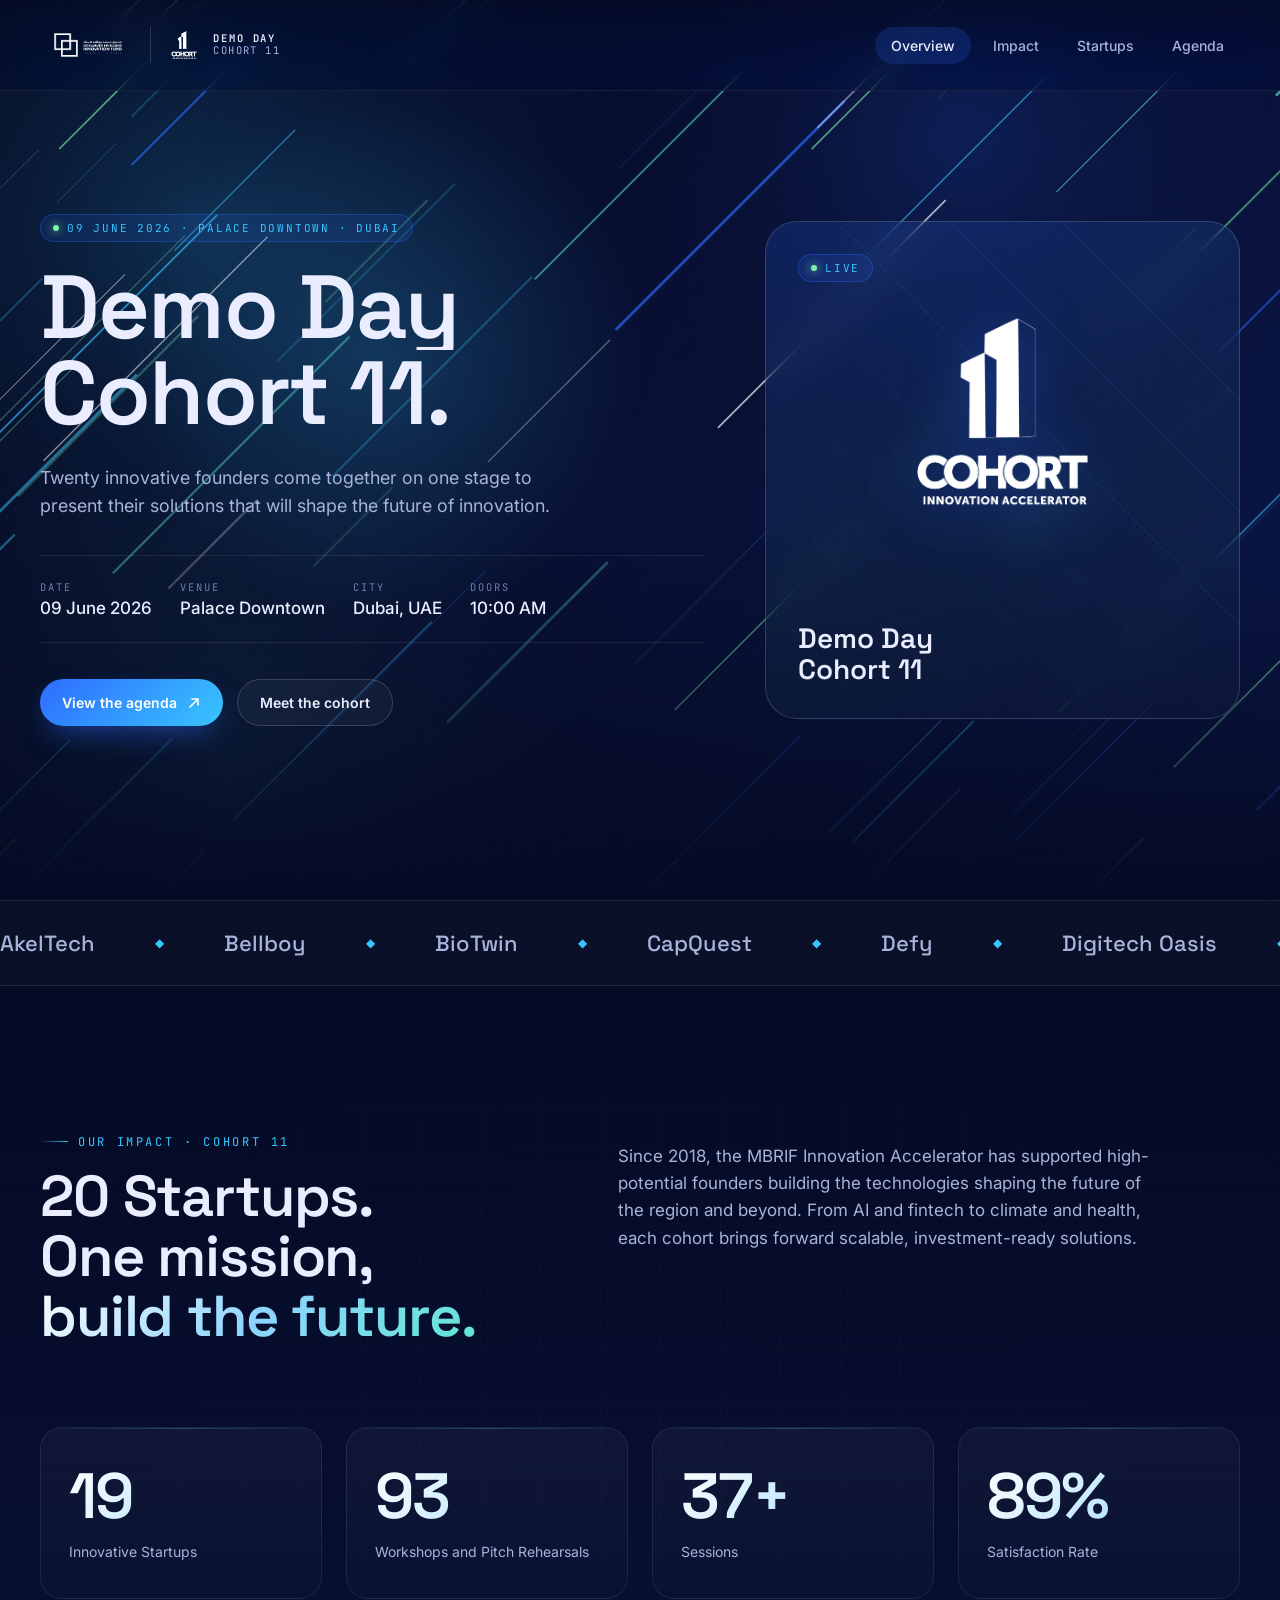
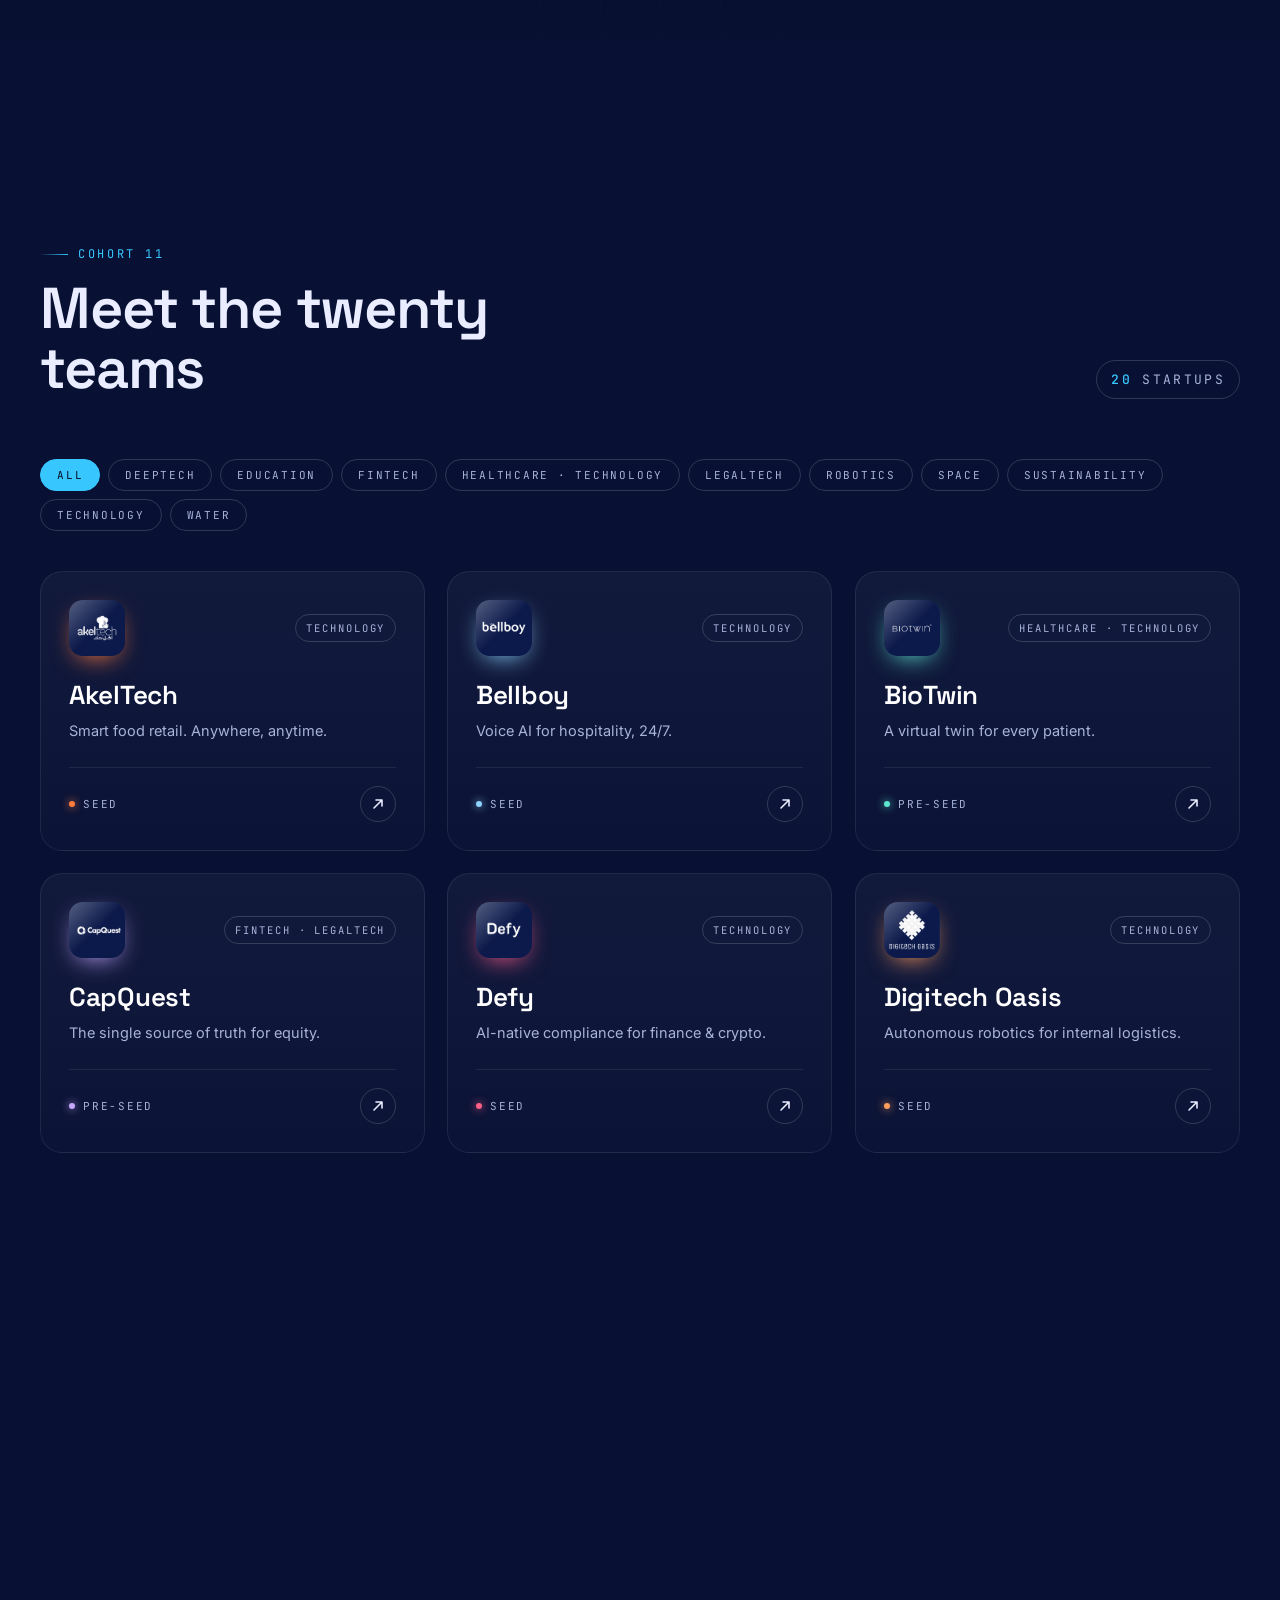
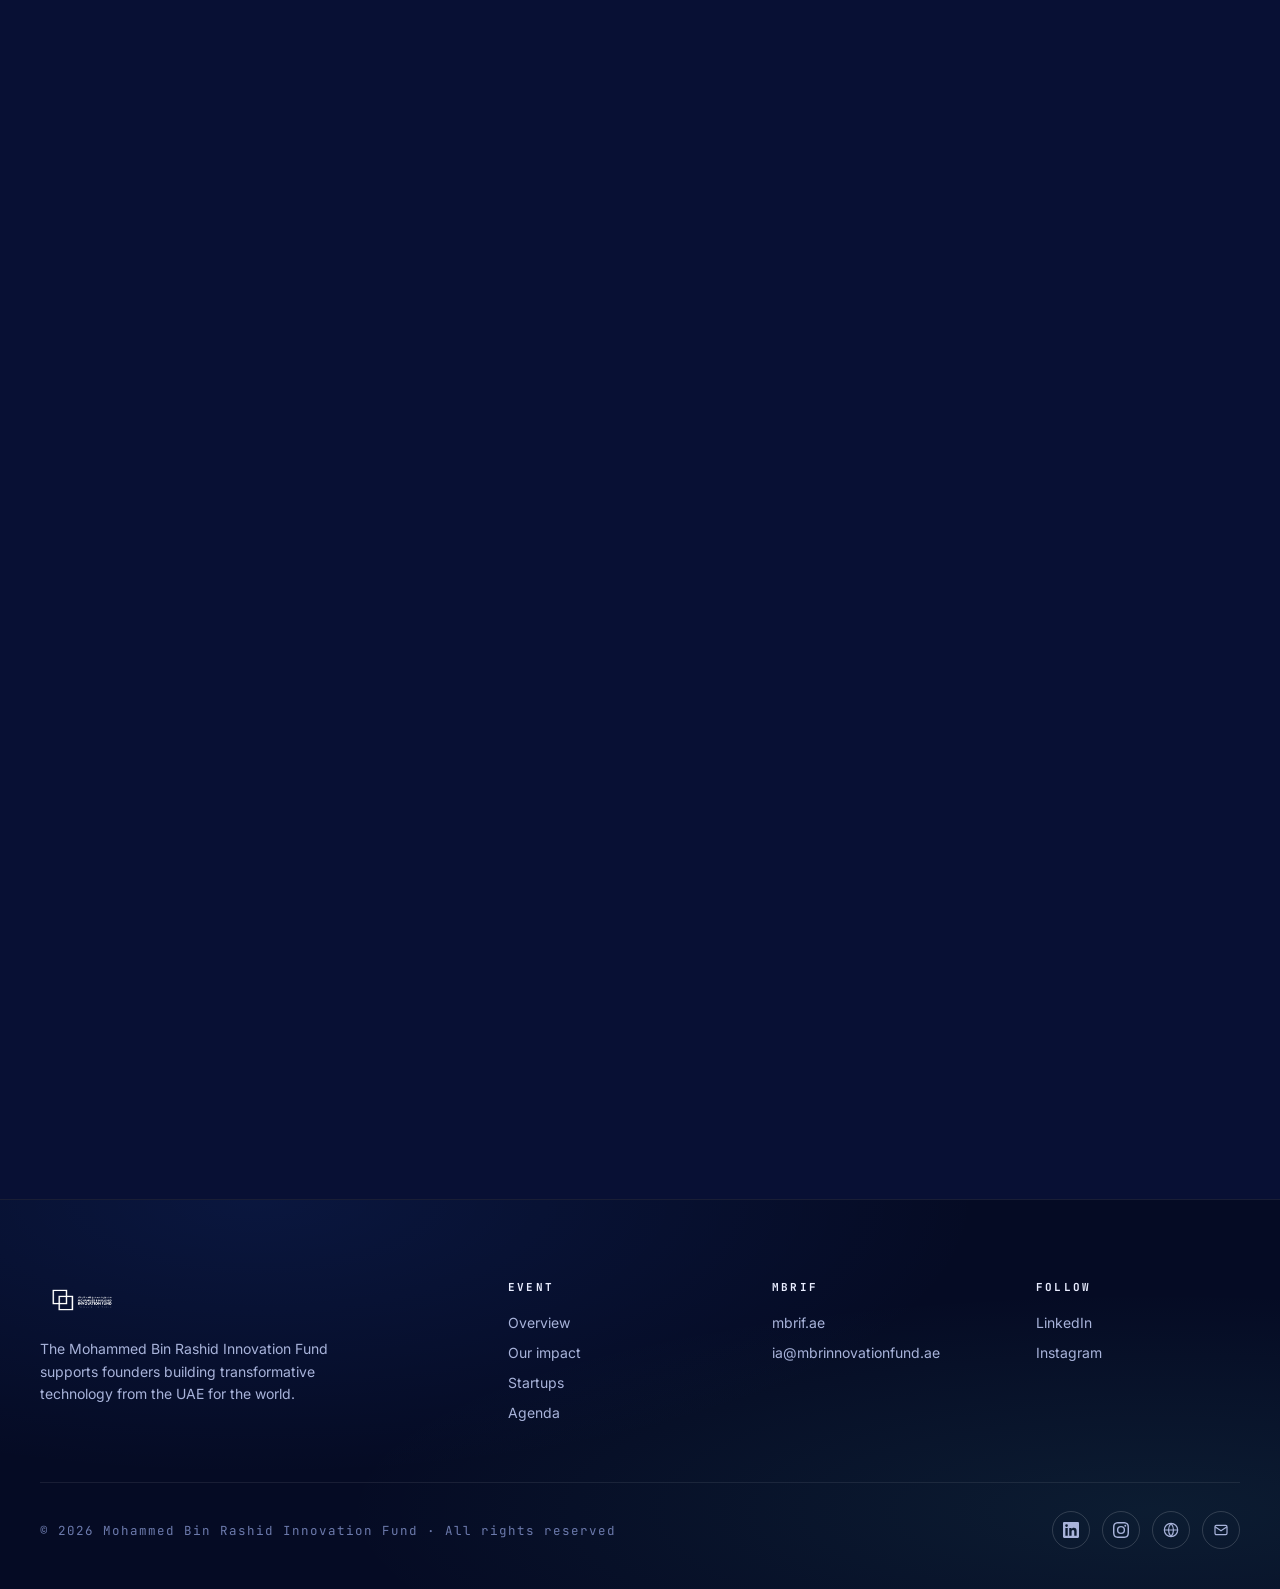
<file: index.html>
<!doctype html>
<html lang="en">
<head>
<meta charset="utf-8">
<meta name="viewport" content="width=device-width,initial-scale=1">
<title>MBRIF Demo Day · Cohort 11</title>
<link rel="preconnect" href="https://fonts.googleapis.com">
<link rel="preconnect" href="https://fonts.gstatic.com" crossorigin>
<link href="https://fonts.googleapis.com/css2?family=Space+Grotesk:wght@400;500;600;700&family=Inter:wght@400;500;600;700&family=JetBrains+Mono:wght@400;500&display=swap" rel="stylesheet">
<link rel="stylesheet" href="assets/styles.css">
<style>
  /* ============ HERO ============ */
  .hero {
    position: relative;
    min-height: 100vh;
    display: flex;
    align-items: center;
    overflow: hidden;
    padding: 140px 0 100px;
  }
  #hero-canvas { position: absolute; inset: 0; width: 100%; height: 100%; z-index: 0; }
  .hero__vignette {
    position: absolute; inset: 0; z-index: 1; pointer-events: none;
    background:
      radial-gradient(circle at var(--mx, 30%) var(--my, 40%), rgba(56,198,255,0.18), transparent 25%),
      linear-gradient(180deg, transparent 60%, var(--navy-950) 100%);
  }
  .hero__inner { position: relative; z-index: 2; width: 100%; }
  .hero__grid {
    display: grid;
    grid-template-columns: 1.4fr 1fr;
    gap: 60px;
    align-items: center;
  }
  .hero h1 {
    font-family: var(--font-display);
    font-weight: 600;
    font-size: clamp(48px, 7vw, 96px);
    line-height: 0.96;
    letter-spacing: -0.02em;
    margin: 22px 0 28px;
  }
  .hero h1 .line { display: block; overflow: hidden; }
  .hero h1 .line span {
    display: inline-block;
    transform: translateY(110%);
    animation: lineUp 1.1s cubic-bezier(.22,.61,.36,1) forwards;
  }
  .hero h1 .line:nth-child(2) span { animation-delay: 0.1s; }
  .hero h1 .line:nth-child(3) span { animation-delay: 0.2s; }
  @keyframes lineUp { to { transform: translateY(0); } }
  .hero__sub {
    font-size: clamp(16px, 1.4vw, 19px);
    line-height: 1.55;
    color: var(--ink-300);
    max-width: 520px;
    margin: 0 0 36px;
  }
  .hero__meta {
    display: flex; flex-wrap: wrap; gap: 28px;
    padding: 24px 0; margin-bottom: 36px;
    border-top: 1px solid var(--line); border-bottom: 1px solid var(--line);
  }
  .hero__meta-item { display: flex; flex-direction: column; gap: 4px; }
  .hero__meta-label {
    font-family: var(--font-mono); font-size: 10.5px;
    letter-spacing: 0.2em; text-transform: uppercase; color: var(--ink-500);
  }
  .hero__meta-value { font-size: 17px; font-weight: 500; color: var(--ink-100); }
  .hero__ctas { display: flex; gap: 14px; flex-wrap: wrap; }
  .hero__visual {
    position: relative;
    aspect-ratio: 1 / 1.05;
    border-radius: var(--radius-xl);
    background: linear-gradient(160deg, rgba(46,107,255,0.18), rgba(94,231,208,0.06) 60%, rgba(255,255,255,0.02));
    border: 1px solid var(--line-strong);
    padding: 32px;
    overflow: hidden;
    backdrop-filter: blur(20px);
  }
  .hero__visual::before {
    content: ""; position: absolute; inset: 0;
    background:
      repeating-linear-gradient(45deg,
        rgba(56,198,255,0.06) 0 1px,
        transparent 1px 80px);
    pointer-events: none;
  }
  .hero__visual-logo {
    display: flex; align-items: center; justify-content: center;
    height: 60%;
  }
  .hero__visual-logo img { max-width: 75%; max-height: 100%; filter: drop-shadow(0 8px 30px rgba(46,107,255,0.4)); animation: floaty 6s ease-in-out infinite; }
  @keyframes floaty {
    0%, 100% { transform: translateY(0); }
    50% { transform: translateY(-12px); }
  }
  .hero__visual-caption {
    position: absolute; bottom: 28px; left: 32px; right: 32px;
    display: flex; align-items: flex-end; justify-content: space-between;
    gap: 18px;
  }
  .hero__visual-caption h3 {
    font-family: var(--font-display); font-size: 28px; font-weight: 600;
    margin: 0 0 6px; line-height: 1.1;
  }
  .hero__visual-caption p {
    font-family: var(--font-mono); font-size: 11px;
    letter-spacing: 0.2em; text-transform: uppercase; color: var(--ink-300); margin: 0;
  }
  .hero__visual-badge {
    flex-shrink: 0;
    padding: 10px 14px; border-radius: 12px;
    background: rgba(0,0,0,0.3); border: 1px solid var(--line-strong);
    font-family: var(--font-mono); font-size: 11px; letter-spacing: 0.16em;
    text-transform: uppercase; color: var(--cyan-400);
    text-align: center; line-height: 1.4;
  }
  .hero__visual-badge strong { display: block; color: white; font-size: 18px; letter-spacing: -0.01em; text-transform: none; font-family: var(--font-display); }

  /* ============ MARQUEE ============ */
  .marquee {
    border-top: 1px solid var(--line); border-bottom: 1px solid var(--line);
    overflow: hidden; padding: 28px 0;
    background: rgba(255,255,255,0.02);
  }
  .marquee__track {
    display: flex; gap: 60px; white-space: nowrap;
    animation: marqueeScroll 50s linear infinite;
  }
  .marquee__item {
    font-family: var(--font-display); font-weight: 500; font-size: 22px;
    color: var(--ink-300); display: inline-flex; align-items: center; gap: 60px;
  }
  .marquee__item::after {
    content: "◆"; color: var(--cyan-400); font-size: 12px;
  }
  @keyframes marqueeScroll {
    from { transform: translateX(0); }
    to { transform: translateX(-50%); }
  }

  /* ============ IMPACT ============ */
  .impact {
    padding: 140px 0 120px;
    background: linear-gradient(180deg, var(--navy-950), var(--navy-900));
    position: relative; overflow: hidden;
  }
  .impact::before {
    content: ""; position: absolute; inset: 0;
    background-image:
      linear-gradient(rgba(255,255,255,0.02) 1px, transparent 1px),
      linear-gradient(90deg, rgba(255,255,255,0.02) 1px, transparent 1px);
    background-size: 60px 60px;
    mask-image: radial-gradient(ellipse at center, black 30%, transparent 70%);
    pointer-events: none;
  }
  .impact__head {
    display: grid; grid-template-columns: 1fr 1.2fr; gap: 60px; margin-bottom: 80px;
    position: relative;
  }
  .impact__title {
    font-family: var(--font-display); font-weight: 600;
    font-size: clamp(38px, 4.5vw, 64px);
    line-height: 1.05; letter-spacing: -0.02em;
    margin: 16px 0 0;
  }
  .impact__desc { color: var(--ink-300); line-height: 1.6; font-size: 17px; max-width: 540px; }
  .impact__grid {
    display: grid; grid-template-columns: repeat(4, 1fr); gap: 24px;
    position: relative;
  }
  .stat {
    padding: 36px 28px;
    border-radius: var(--radius-lg);
    background: linear-gradient(180deg, rgba(255,255,255,0.04), rgba(255,255,255,0.01));
    border: 1px solid var(--line);
    position: relative; overflow: hidden;
    transition: border-color 0.3s, transform 0.3s;
  }
  .stat:hover { border-color: rgba(56,198,255,0.4); transform: translateY(-4px); }
  .stat::before {
    content: ""; position: absolute; top: 0; left: 0; right: 0; height: 1px;
    background: linear-gradient(90deg, transparent, var(--cyan-400), transparent);
    opacity: 0.3;
  }
  .stat__num {
    font-family: var(--font-display); font-weight: 600;
    font-size: clamp(44px, 5vw, 64px); line-height: 1;
    letter-spacing: -0.03em;
    background: linear-gradient(135deg, #fff 0%, #8ed4ff 100%);
    -webkit-background-clip: text; background-clip: text;
    -webkit-text-fill-color: transparent;
    margin-bottom: 14px;
  }
  .stat__label {
    font-size: 14px; color: var(--ink-300); line-height: 1.4;
  }
  .stat__icon {
    position: absolute; top: 24px; right: 24px;
    width: 28px; height: 28px; border-radius: 8px;
    border: 1px solid var(--line-strong);
    display: flex; align-items: center; justify-content: center;
    font-family: var(--font-mono); font-size: 11px; color: var(--cyan-400);
  }

  /* ============ STARTUPS ============ */
  .startups {
    padding: 120px 0;
    background: var(--navy-900);
    position: relative;
  }
  .startups__head {
    display: flex; align-items: flex-end; justify-content: space-between;
    gap: 40px; margin-bottom: 60px;
  }
  .startups__title {
    font-family: var(--font-display); font-weight: 600;
    font-size: clamp(38px, 4.5vw, 64px);
    line-height: 1.05; letter-spacing: -0.02em;
    margin: 16px 0 0; max-width: 700px;
  }
  .startups__counter {
    font-family: var(--font-mono); font-size: 13px; letter-spacing: 0.18em;
    text-transform: uppercase; color: var(--ink-300); white-space: nowrap;
    padding: 10px 14px; border-radius: 999px;
    border: 1px solid var(--line-strong);
  }
  .startups__counter strong { color: var(--cyan-400); font-weight: 500; }
  .startups__filters {
    display: flex; flex-wrap: wrap; gap: 8px; margin-bottom: 40px;
  }
  .filter-btn {
    font-family: var(--font-mono); font-size: 11px; letter-spacing: 0.16em;
    text-transform: uppercase; color: var(--ink-300);
    padding: 8px 16px; border-radius: 999px;
    border: 1px solid var(--line-strong);
    background: transparent; cursor: pointer;
    transition: all 0.2s;
  }
  .filter-btn:hover { color: var(--ink-100); border-color: rgba(255,255,255,0.2); }
  .filter-btn.is-active {
    color: var(--navy-950); background: var(--cyan-400);
    border-color: var(--cyan-400);
  }
  .startups__grid {
    display: grid; grid-template-columns: repeat(3, 1fr); gap: 22px;
  }
  .card {
    position: relative; padding: 28px; border-radius: var(--radius-lg);
    background: linear-gradient(180deg, rgba(255,255,255,0.045), rgba(255,255,255,0.015));
    border: 1px solid var(--line);
    transition: border-color 0.3s, background 0.3s;
    overflow: hidden;
    will-change: transform;
    display: flex; flex-direction: column; min-height: 280px;
    cursor: pointer;
  }
  .card::before {
    content: ""; position: absolute; inset: 0;
    background: linear-gradient(135deg, var(--card-accent, transparent) 0%, transparent 50%);
    opacity: 0; transition: opacity 0.3s; pointer-events: none;
  }
  .card:hover { border-color: var(--card-accent, var(--cyan-400)); }
  .card:hover::before { opacity: 0.12; }
  .card__glow {
    position: absolute; inset: 0; pointer-events: none;
    opacity: 0; transition: opacity 0.3s;
  }
  .card:hover .card__glow { opacity: 1; }
  .card__head {
    display: flex; align-items: center; justify-content: space-between;
    margin-bottom: 22px;
  }
  .card__logo {
    width: 56px; height: 56px; border-radius: 14px;
    display: flex; align-items: center; justify-content: center;
    font-family: var(--font-display); font-weight: 700; font-size: 22px;
    background: var(--card-accent, rgba(46,107,255,0.2));
    color: var(--navy-950);
    box-shadow: 0 8px 24px -8px var(--card-accent, rgba(46,107,255,0.4));
    position: relative; overflow: hidden;
  }
  .card__logo::after {
    content: ""; position: absolute; inset: 0;
    background: linear-gradient(135deg, rgba(255,255,255,0.3), transparent 50%);
  }
  .card__tag {
    font-family: var(--font-mono); font-size: 10.5px; letter-spacing: 0.18em;
    text-transform: uppercase; color: var(--ink-300);
    padding: 6px 10px; border-radius: 999px;
    border: 1px solid var(--line-strong);
  }
  .card__title {
    font-family: var(--font-display); font-weight: 600;
    font-size: 26px; letter-spacing: -0.01em; margin: 0 0 8px; color: white;
  }
  .card__tagline {
    font-size: 14.5px; line-height: 1.5; color: var(--ink-300);
    margin: 0 0 auto; padding-bottom: 20px;
  }
  .card__foot {
    display: flex; align-items: center; justify-content: space-between;
    padding-top: 18px; border-top: 1px solid var(--line);
    margin-top: auto;
  }
  .card__stage {
    font-family: var(--font-mono); font-size: 11px; letter-spacing: 0.16em;
    text-transform: uppercase; color: var(--ink-300);
    display: flex; align-items: center; gap: 8px;
  }
  .card__stage::before {
    content: ""; width: 6px; height: 6px; border-radius: 50%;
    background: var(--card-accent, var(--mint-300));
    box-shadow: 0 0 8px var(--card-accent, var(--mint-300));
  }
  .card__arrow {
    width: 36px; height: 36px; border-radius: 50%;
    border: 1px solid var(--line-strong);
    display: flex; align-items: center; justify-content: center;
    color: var(--ink-100); transition: all 0.3s;
  }
  .card:hover .card__arrow {
    background: var(--card-accent, var(--cyan-400));
    border-color: transparent; color: var(--navy-950);
    transform: rotate(-45deg);
  }
  .card__arrow svg { width: 14px; height: 14px; }

  /* ============ CTA STRIP ============ */
  .ctastrip {
    padding: 0 0 80px;
    margin-top: -40px;
    background: var(--navy-900);
  }
  .ctastrip__inner { }
  .ctastrip__content { }
  .ctastrip p { font-size: 17px; line-height: 1.6; color: var(--ink-300); margin: 0 0 32px; max-width: 580px; }

  @media (max-width: 1100px) {
    .startups__grid { grid-template-columns: repeat(2, 1fr); }
    .impact__grid { grid-template-columns: repeat(2, 1fr); }
    .impact__head { grid-template-columns: 1fr; }
  }
  @media (max-width: 760px) {
    .hero__grid { grid-template-columns: 1fr; }
    .hero__visual { display: none; }
    .startups__grid { grid-template-columns: 1fr; }
    .startups__head { flex-direction: column; align-items: flex-start; }
    .ctastrip__inner { padding: 50px 28px; }
  }
</style>
</head>
<body>

<nav class="nav">
  <a href="index.html" class="nav__brand">
    <img src="assets/mbrif-logo.png" alt="MBRIF" />
    <span class="nav__divider"></span>
    <span class="nav__cohort">
      <img src="assets/cohort-11-logo.png" alt="Cohort 11" />
      <span class="nav__cohort-text">
        <strong>Demo Day</strong>
        <span>Cohort 11</span>
      </span>
    </span>
  </a>
  <div class="nav__links">
    <a href="index.html" class="is-active">Overview</a>
    <a href="index.html#impact">Impact</a>
    <a href="index.html#startups">Startups</a>
    <a href="agenda.html">Agenda</a>
  </div>
</nav>

<!-- ========= HERO ========= -->
<header class="hero" data-spotlight>
  <canvas id="hero-canvas"></canvas>
  <div class="hero__vignette"></div>

  <div class="hero__inner wrap">
    <div class="hero__grid">
      <div>
        <div class="chip" data-reveal><span class="chip__dot"></span>09 June 2026 · Palace Downtown · Dubai</div>
        <h1>
          <span class="line"><span>Demo Day</span></span>
          <span class="line"><span>Cohort 11.</span></span>
        </h1>
        <p class="hero__sub" data-reveal data-reveal-delay="2">
          Twenty innovative founders come together on one stage to present their solutions that will shape the future of innovation.
        </p>
        <div class="hero__meta" data-reveal data-reveal-delay="3">
          <div class="hero__meta-item">
            <span class="hero__meta-label">Date</span>
            <span class="hero__meta-value">09 June 2026</span>
          </div>
          <div class="hero__meta-item">
            <span class="hero__meta-label">Venue</span>
            <span class="hero__meta-value">Palace Downtown</span>
          </div>
          <div class="hero__meta-item">
            <span class="hero__meta-label">City</span>
            <span class="hero__meta-value">Dubai, UAE</span>
          </div>
          <div class="hero__meta-item">
            <span class="hero__meta-label">Doors</span>
            <span class="hero__meta-value">10:00 AM</span>
          </div>
        </div>
        <div class="hero__ctas" data-reveal data-reveal-delay="4">
          <a href="agenda.html" class="btn btn--primary">
            View the agenda
            <svg class="btn__arrow" width="14" height="14" viewBox="0 0 14 14" fill="none"><path d="M3 11L11 3M11 3H5M11 3V9" stroke="currentColor" stroke-width="1.6" stroke-linecap="round" stroke-linejoin="round"/></svg>
          </a>
          <a href="#startups" class="btn btn--ghost">
            Meet the cohort
          </a>
        </div>
      </div>

      <div class="hero__visual" data-reveal data-reveal-delay="2" data-tilt>
        <div data-tilt-glow style="position:absolute; inset:0; pointer-events:none;"></div>
        <div style="display:flex; align-items:center; justify-content:space-between;">
          <span class="chip"><span class="chip__dot"></span>LIVE</span>
          <span style="font-family: var(--font-mono); font-size: 11px; letter-spacing: 0.18em; text-transform: uppercase; color: var(--ink-300);">
</span>
        </div>
        <div class="hero__visual-logo">
          <img src="assets/cohort-11-logo.png" alt="Cohort 11" />
        </div>
        <div class="hero__visual-caption">
          <div>
            <h3>Demo Day<br/>Cohort 11</h3>
          </div>
          <div class="hero__visual-badge" style="border-width: 0px; background: transparent;"></div>
        </div>
      </div>
    </div>
  </div>
</header>

<!-- ========= MARQUEE ========= -->
<div class="marquee" aria-hidden="true">
  <div class="marquee__track" id="marquee-track"></div>
</div>

<!-- ========= IMPACT ========= -->
<section class="impact" id="impact">
  <div class="wrap">
    <div class="impact__head">
      <div data-reveal>
        <span class="eyebrow">Our impact · Cohort 11</span>
        <h2 class="impact__title">20 Startups.<br/>One mission,<br/><span class="gradient-text">build the future.</span></h2>
      </div>
      <div data-reveal data-reveal-delay="2">
        <p class="impact__desc">
          Since 2018, the MBRIF Innovation Accelerator has supported high-potential founders building the technologies shaping the future of the region and beyond. From AI and fintech to climate and health, each cohort brings forward scalable, investment-ready solutions.
        </p>
      </div>
    </div>

    <div class="impact__grid">
      <div class="stat" data-reveal>
        <div class="stat__icon" style="border-width: 0px"></div>
        <div class="stat__num"><span data-count="20">0</span></div>
        <div class="stat__label">Innovative Startups</div>
      </div>
      <div class="stat" data-reveal data-reveal-delay="1">
        <div class="stat__icon" style="border-width: 0px"></div>
        <div class="stat__num"><span data-count="100">0</span></div>
        <div class="stat__label">Workshops and Pitch Rehearsals</div>
      </div>
      <div class="stat" data-reveal data-reveal-delay="2">
        <div class="stat__icon" style="border-width: 0px"></div>
        <div class="stat__num"><span data-count="40" data-suffix="+">0</span></div>
        <div class="stat__label">Sessions</div>
      </div>
      <div class="stat" data-reveal data-reveal-delay="3">
        <div class="stat__icon" style="border-width: 0px"></div>
        <div class="stat__num"><span data-count="95" data-suffix="%">0</span></div>
        <div class="stat__label">Satisfaction Rate</div>
      </div>
    </div>
  </div>
</section>

<!-- ========= STARTUPS ========= -->
<section class="startups" id="startups">
  <div class="wrap">
    <div class="startups__head">
      <div data-reveal>
        <span class="eyebrow">Cohort 11</span>
        <h2 class="startups__title">Meet the twenty<br/>teams</h2>
      </div>
      <span class="startups__counter" data-reveal data-reveal-delay="2"><strong>20</strong> startups</span>
    </div>

    <div class="startups__filters" id="startups-filters"></div>
    <div class="startups__grid" id="startups-grid"></div>
  </div>
</section>

<!-- ========= CTA STRIP ========= -->

<!-- ========= FOOTER ========= -->
<footer class="footer" id="footer">
  <div class="footer__inner">
    <div class="footer__grid">
      <div class="footer__brand">
        <img src="assets/mbrif-logo.png" alt="MBRIF" />
        <p>The Mohammed Bin Rashid Innovation Fund supports founders building transformative technology from the UAE for the world.</p>
      </div>
      <div class="footer__col">
        <h4>Event</h4>
        <ul>
          <li><a href="index.html">Overview</a></li>
          <li><a href="index.html#impact">Our impact</a></li>
          <li><a href="index.html#startups">Startups</a></li>
          <li><a href="agenda.html">Agenda</a></li>
        </ul>
      </div>
      <div class="footer__col">
        <h4>MBRIF</h4>
        <ul>
          <li><a href="https://mbrif.ae/" target="_blank" rel="noopener">mbrif.ae</a></li>
          <li><a href="mailto:ia@mbrinnovationfund.ae">ia@mbrinnovationfund.ae</a></li>
        </ul>
      </div>
      <div class="footer__col">
        <h4>Follow</h4>
        <ul>
          <li><a href="https://www.linkedin.com/company/mbrif" target="_blank" rel="noopener">LinkedIn</a></li>
          <li><a href="https://www.instagram.com/mbrifund" target="_blank" rel="noopener">Instagram</a></li>
        </ul>
      </div>
    </div>
    <div class="footer__bottom">
      <span>© 2026 Mohammed Bin Rashid Innovation Fund · All rights reserved</span>
      <div class="footer__socials">
        <a href="https://www.linkedin.com/company/mbrif" target="_blank" rel="noopener" aria-label="LinkedIn">
          <svg viewBox="0 0 24 24" fill="currentColor"><path d="M20.45 20.45h-3.55v-5.57c0-1.33-.02-3.04-1.85-3.04-1.85 0-2.14 1.45-2.14 2.95v5.66H9.36V9h3.41v1.56h.05c.47-.9 1.64-1.85 3.37-1.85 3.6 0 4.27 2.37 4.27 5.45v6.29zM5.34 7.43a2.06 2.06 0 110-4.12 2.06 2.06 0 010 4.12zM7.11 20.45H3.56V9h3.55v11.45zM22.22 0H1.78C.8 0 0 .78 0 1.74v20.52C0 23.22.8 24 1.78 24h20.44c.98 0 1.78-.78 1.78-1.74V1.74C24 .78 23.2 0 22.22 0z"/></svg>
        </a>
        <a href="https://www.instagram.com/mbrifund" target="_blank" rel="noopener" aria-label="Instagram">
          <svg viewBox="0 0 24 24" fill="currentColor"><path d="M12 2.16c3.2 0 3.58.01 4.85.07 1.17.05 1.8.25 2.23.41.56.22.96.48 1.38.9.42.42.68.82.9 1.38.16.42.36 1.06.41 2.23.06 1.27.07 1.65.07 4.85s-.01 3.58-.07 4.85c-.05 1.17-.25 1.8-.41 2.23a3.7 3.7 0 01-.9 1.38c-.42.42-.82.68-1.38.9-.42.16-1.06.36-2.23.41-1.27.06-1.65.07-4.85.07s-3.58-.01-4.85-.07c-1.17-.05-1.8-.25-2.23-.41a3.7 3.7 0 01-1.38-.9 3.7 3.7 0 01-.9-1.38c-.16-.42-.36-1.06-.41-2.23-.06-1.27-.07-1.65-.07-4.85s.01-3.58.07-4.85c.05-1.17.25-1.8.41-2.23.22-.56.48-.96.9-1.38.42-.42.82-.68 1.38-.9.42-.16 1.06-.36 2.23-.41 1.27-.06 1.65-.07 4.85-.07M12 0C8.74 0 8.33.01 7.05.07 5.78.13 4.9.33 4.14.63a5.9 5.9 0 00-2.13 1.39A5.9 5.9 0 00.62 4.14C.33 4.9.13 5.78.07 7.05.01 8.33 0 8.74 0 12s.01 3.67.07 4.95c.06 1.27.26 2.15.56 2.91.31.79.73 1.46 1.39 2.13a5.9 5.9 0 002.13 1.39c.76.3 1.64.5 2.91.56C8.33 23.99 8.74 24 12 24s3.67-.01 4.95-.07c1.27-.06 2.15-.26 2.91-.56a5.9 5.9 0 002.13-1.39 5.9 5.9 0 001.39-2.13c.3-.76.5-1.64.56-2.91.06-1.28.07-1.69.07-4.95s-.01-3.67-.07-4.95c-.06-1.27-.26-2.15-.56-2.91a5.9 5.9 0 00-1.39-2.13A5.9 5.9 0 0019.86.62C19.1.33 18.22.13 16.95.07 15.67.01 15.26 0 12 0zm0 5.84a6.16 6.16 0 100 12.32 6.16 6.16 0 000-12.32zm0 10.16a4 4 0 110-8 4 4 0 010 8zm6.41-11.85a1.44 1.44 0 100 2.88 1.44 1.44 0 000-2.88z"/></svg>
        </a>
        <a href="https://mbrif.ae/" target="_blank" rel="noopener" aria-label="Website">
          <svg viewBox="0 0 24 24" fill="none" stroke="currentColor" stroke-width="1.8"><circle cx="12" cy="12" r="10"/><path d="M2 12h20M12 2a15.3 15.3 0 010 20M12 2a15.3 15.3 0 000 20"/></svg>
        </a>
        <a href="mailto:ia@mbrinnovationfund.ae" aria-label="Email">
          <svg viewBox="0 0 24 24" fill="none" stroke="currentColor" stroke-width="1.8"><rect x="3" y="5" width="18" height="14" rx="2"/><path d="M3 7l9 6 9-6"/></svg>
        </a>
      </div>
    </div>
  </div>
</footer>

<script src="assets/startups.js"></script>
<script src="assets/site.js"></script>
<script>
  // Render startup cards
  (function () {
    const grid = document.getElementById('startups-grid');
    if (!grid) return;
    const html = window.STARTUPS.map((s, i) => {
      const initial = s.name.replace(/[^A-Za-z]/g, '').slice(0, 2).toUpperCase();
      const delay = (i % 6) + 1;
      const logoHtml = s.logo
        ? `<img src="${s.logo}" alt="${s.name}" style="width:100%;height:100%;object-fit:contain;border-radius:14px;">`
        : initial;
      return `
      <a href="startup.html?id=${s.id}" class="card" data-tilt data-reveal data-reveal-delay="${delay}" data-industry="${s.industry}" style="--card-accent:${s.accent}">
        <div class="card__glow" data-tilt-glow></div>
        <div class="card__head">
          <div class="card__logo" style="${s.logo ? 'background:var(--navy-800);' : ''}">${logoHtml}</div>
          <span class="card__tag">${s.industry}</span>
        </div>
        <h3 class="card__title">${s.name}</h3>
        <p class="card__tagline">${s.tagline}</p>
        <div class="card__foot">
          <span class="card__stage">${s.stage}</span>
          <span class="card__arrow">
            <svg viewBox="0 0 14 14" fill="none"><path d="M3 11L11 3M11 3H5M11 3V9" stroke="currentColor" stroke-width="1.6" stroke-linecap="round" stroke-linejoin="round"/></svg>
          </span>
        </div>
      </a>`;
    }).join('');
    grid.innerHTML = html;

    // Industry filters
    const filtersEl = document.getElementById('startups-filters');
    const counter = document.querySelector('.startups__counter');
    const industries = ['All', ...[...new Set(
      window.STARTUPS.flatMap(s => s.industry === 'Fintech · LegalTech' ? ['Fintech', 'LegalTech'] : s.industry === 'Deeptech · Robotics' ? ['Deeptech', 'Robotics'] : [s.industry])
    )].sort()];
    let activeFilter = 'All';

    function renderFilters() {
      filtersEl.innerHTML = industries.map(ind => `
        <button class="filter-btn${ind === activeFilter ? ' is-active' : ''}" data-filter="${ind}">${ind}</button>
      `).join('');
      filtersEl.querySelectorAll('.filter-btn').forEach(btn => {
        btn.addEventListener('click', () => {
          activeFilter = btn.dataset.filter;
          applyFilter();
          renderFilters();
        });
      });
    }

    function applyFilter() {
      const cards = grid.querySelectorAll('.card');
      let visible = 0;
      cards.forEach(card => {
        const show = activeFilter === 'All' || card.dataset.industry === activeFilter || card.dataset.industry.split(' · ').includes(activeFilter);
        card.style.display = show ? '' : 'none';
        if (show) visible++;
      });
      if (counter) counter.innerHTML = `<strong>${visible}</strong> startups`;
    }

    renderFilters();

    // Initialize tilt/reveal on dynamically added cards
    document.querySelectorAll('#startups-grid [data-reveal]').forEach((el) => {
      const io = new IntersectionObserver((entries) => {
        entries.forEach((e) => {
          if (e.isIntersecting) {
            e.target.classList.add('is-in');
            io.unobserve(e.target);
          }
        });
      }, { threshold: 0.1 });
      io.observe(el);
    });
    document.querySelectorAll('#startups-grid [data-tilt]').forEach((card) => {
      card.addEventListener('mousemove', (e) => {
        const r = card.getBoundingClientRect();
        const px = (e.clientX - r.left) / r.width - 0.5;
        const py = (e.clientY - r.top) / r.height - 0.5;
        card.style.transform = `perspective(900px) rotateX(${-py * 5}deg) rotateY(${px * 5}deg) translateY(-4px)`;
        const glow = card.querySelector('[data-tilt-glow]');
        if (glow) glow.style.background = `radial-gradient(circle at ${(px + 0.5) * 100}% ${(py + 0.5) * 100}%, rgba(255,255,255,0.15), transparent 50%)`;
      });
      card.addEventListener('mouseleave', () => {
        card.style.transform = '';
        const glow = card.querySelector('[data-tilt-glow]');
        if (glow) glow.style.background = '';
      });
    });

    // Marquee track from startup names
    const track = document.getElementById('marquee-track');
    if (track) {
      const labels = window.STARTUPS.map((s) => s.name);
      const items = labels.concat(labels).map((l) => `<span class="marquee__item">${l}</span>`).join('');
      track.innerHTML = items;
    }

    // Countdown badge
    const target = new Date('2026-06-09T16:00:00+04:00');
    const badge = document.querySelector('.hero__visual-badge strong');
    function tick() {
      if (!badge) return;
      const now = new Date();
      const diff = target - now;
      if (diff <= 0) { badge.textContent = 'LIVE'; return; }
      const d = Math.floor(diff / 86400000);
      const h = Math.floor((diff % 86400000) / 3600000);
      const m = Math.floor((diff % 3600000) / 60000);
      badge.textContent = `${d}d ${h}h ${m}m`;
    }
    tick();
    setInterval(tick, 30000);
  })();
</script>

</body>
</html>
</file>
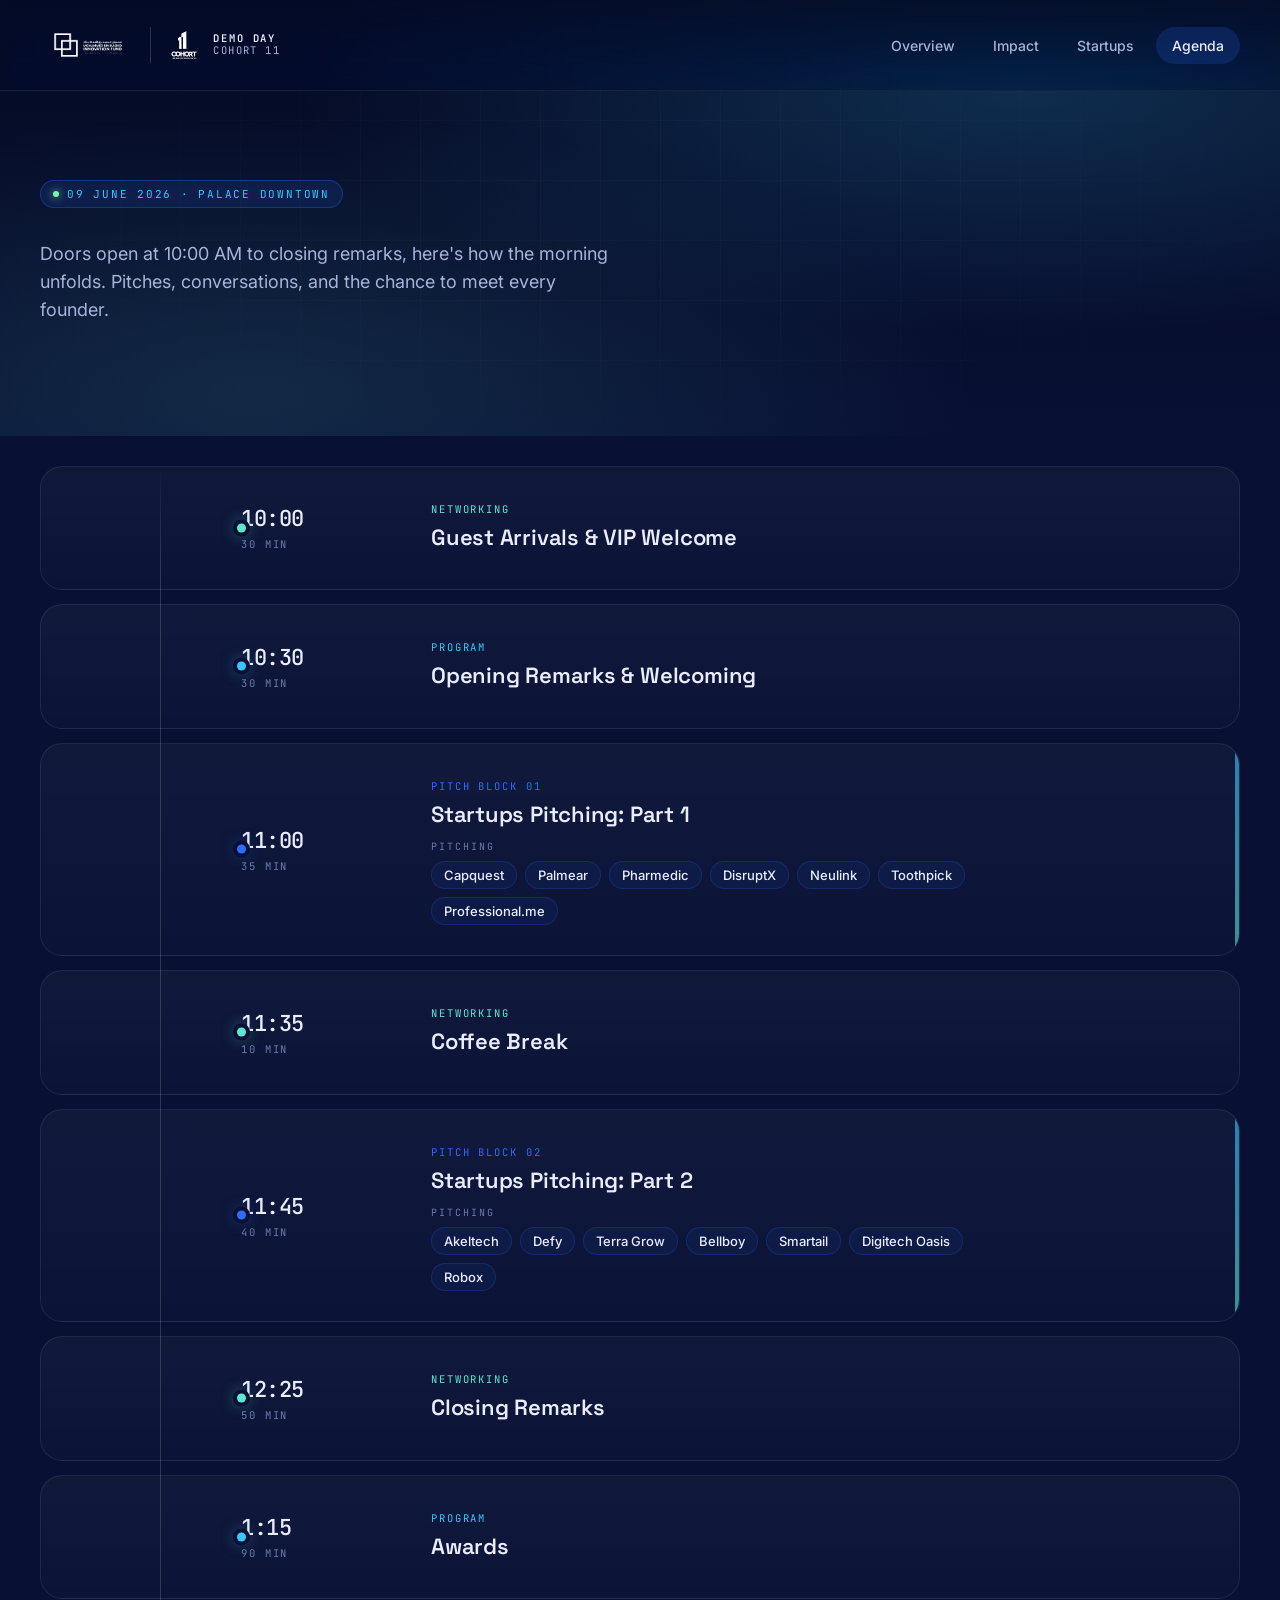
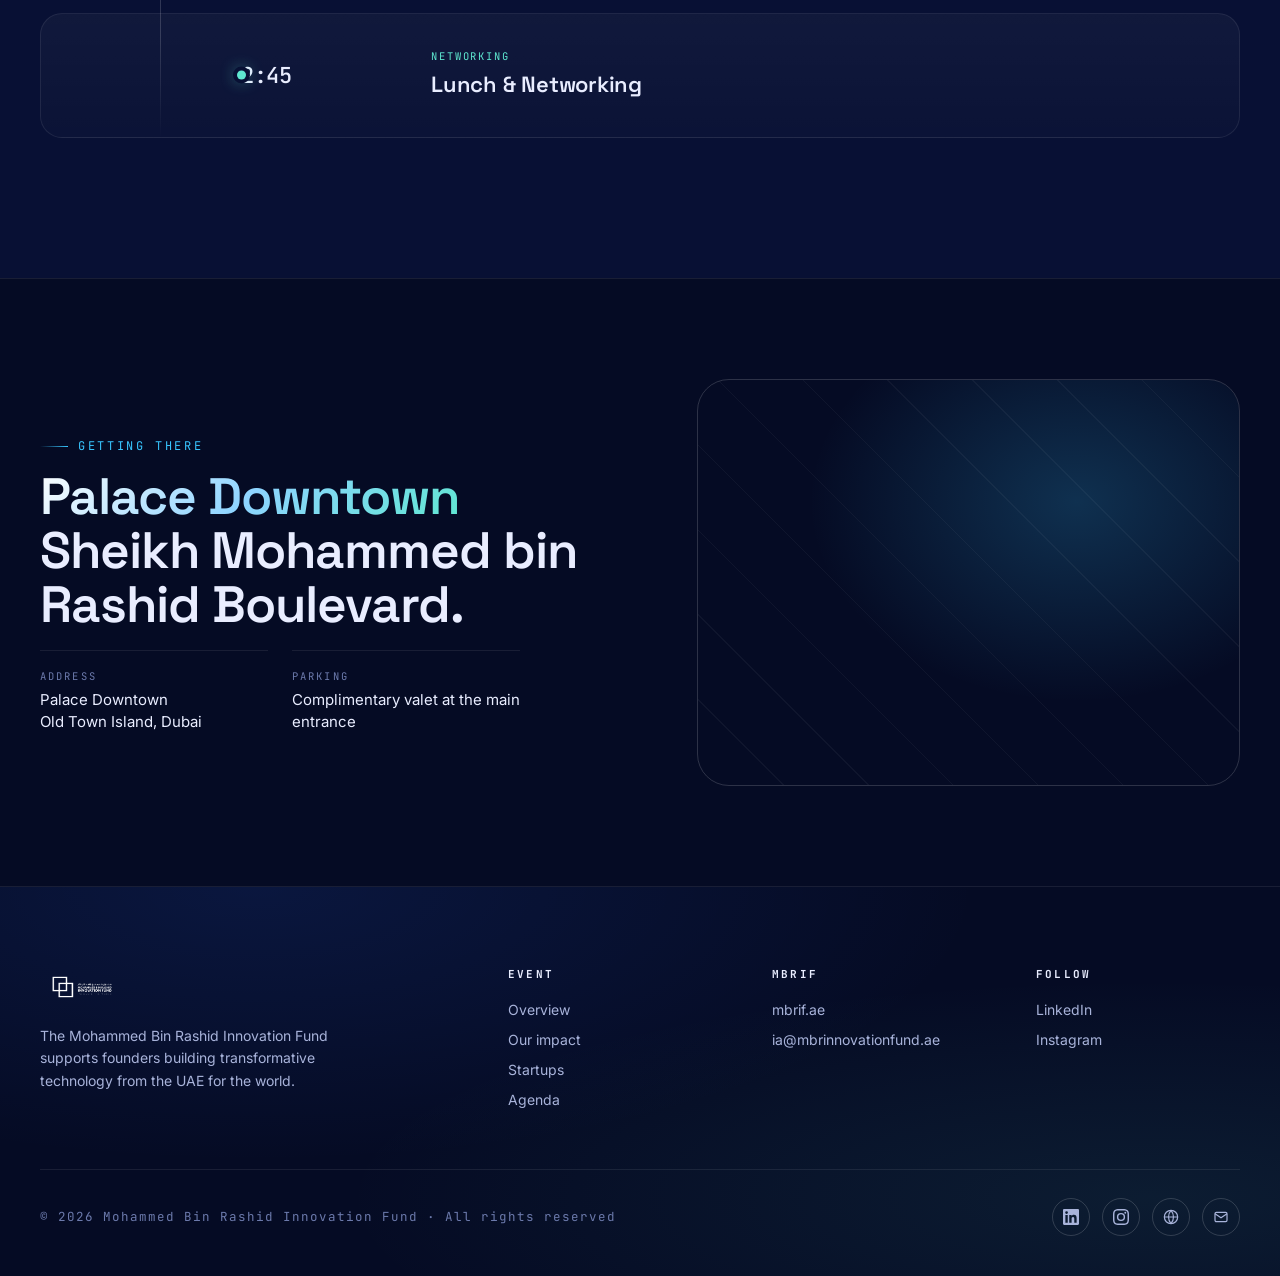
<file: agenda.html>
<!doctype html>
<html lang="en">
<head>
<meta charset="utf-8">
<meta name="viewport" content="width=device-width,initial-scale=1">
<title>Agenda · MBRIF Demo Day Cohort 11</title>
<link rel="preconnect" href="https://fonts.googleapis.com">
<link rel="preconnect" href="https://fonts.gstatic.com" crossorigin>
<link href="https://fonts.googleapis.com/css2?family=Space+Grotesk:wght@400;500;600;700&family=Inter:wght@400;500;600;700&family=JetBrains+Mono:wght@400;500&display=swap" rel="stylesheet">
<link rel="stylesheet" href="assets/styles.css">
<style>
  .page-hero {
    position: relative; padding: 180px 0 80px;
    background: linear-gradient(180deg, var(--navy-950), var(--navy-900));
    overflow: hidden;
  }
  .page-hero::before {
    content:""; position: absolute; inset: 0;
    background:
      radial-gradient(ellipse at 80% 20%, rgba(56,198,255,0.18), transparent 50%),
      radial-gradient(ellipse at 20% 90%, rgba(94,231,208,0.12), transparent 50%);
    pointer-events: none;
  }
  .page-hero::after {
    content:""; position: absolute; inset: 0;
    background-image:
      linear-gradient(rgba(255,255,255,0.025) 1px, transparent 1px),
      linear-gradient(90deg, rgba(255,255,255,0.025) 1px, transparent 1px);
    background-size: 60px 60px;
    mask-image: radial-gradient(ellipse at center, black 30%, transparent 80%);
    pointer-events: none;
  }
  .page-hero__inner { position: relative; }
  .page-hero h1 {
    font-family: var(--font-display); font-weight: 600;
    font-size: clamp(48px, 6vw, 88px); line-height: 1; letter-spacing: -0.02em;
    margin: 18px 0 24px; max-width: 12ch;
  }
  .page-hero p { color: var(--ink-300); font-size: 18px; line-height: 1.55; max-width: 580px; margin: 0 0 32px; }
  .page-hero__meta {
    display: flex; gap: 40px; flex-wrap: wrap;
    padding-top: 32px; border-top: 1px solid var(--line);
  }
  .page-hero__meta div { display: flex; flex-direction: column; gap: 4px; }
  .page-hero__meta-label {
    font-family: var(--font-mono); font-size: 10.5px; letter-spacing: 0.2em;
    text-transform: uppercase; color: var(--ink-500);
  }
  .page-hero__meta-value { font-size: 17px; color: var(--ink-100); }

  /* Tracks tabs */
  .tracks {
    padding: 60px 0 30px;
    background: var(--navy-900);
    border-top: 1px solid var(--line);
  }
  .tracks__bar {
    display: flex; gap: 8px; padding: 6px;
    background: rgba(255,255,255,0.04); border: 1px solid var(--line);
    border-radius: 999px; width: fit-content;
  }
  .tracks__btn {
    padding: 11px 22px; border-radius: 999px;
    font-size: 14px; font-weight: 500; color: var(--ink-300);
    transition: all 0.25s;
  }
  .tracks__btn.is-active {
    background: linear-gradient(135deg, var(--blue-500), var(--cyan-400));
    color: white; box-shadow: 0 8px 20px -8px rgba(46,107,255,0.6);
  }
  .tracks__btn:hover:not(.is-active) { color: var(--ink-100); background: rgba(255,255,255,0.05); }

  /* Agenda timeline */
  .agenda {
    padding: 30px 0 140px;
    background: var(--navy-900);
  }
  .agenda__inner {
    position: relative;
    display: grid; grid-template-columns: 160px 1fr;
    gap: 40px;
  }
  .agenda__inner::before {
    content: ""; position: absolute;
    left: 160px; top: 0; bottom: 0; width: 1px;
    background: linear-gradient(180deg, transparent, var(--line-strong) 8%, var(--line-strong) 92%, transparent);
  }
  .agenda__col-spacer {}
  .agenda__list { display: flex; flex-direction: column; gap: 14px; }
  .session {
    position: relative;
    display: grid; grid-template-columns: 160px 1fr 180px;
    gap: 30px; align-items: stretch;
    padding: 26px 30px 26px 0;
    border-radius: var(--radius-lg);
    background: linear-gradient(180deg, rgba(255,255,255,0.04), rgba(255,255,255,0.015));
    border: 1px solid var(--line);
    transition: border-color 0.3s, transform 0.3s;
    margin-left: -200px;
    padding-left: 200px;
    overflow: hidden;
  }
  .session:hover { border-color: var(--card-accent, rgba(56,198,255,0.4)); transform: translateX(4px); }
  .session::before {
    content: ""; position: absolute; left: 196px; top: 50%;
    width: 9px; height: 9px; border-radius: 50%;
    background: var(--card-accent, var(--cyan-400));
    box-shadow: 0 0 0 4px var(--navy-900), 0 0 16px var(--card-accent, var(--cyan-400));
    transform: translateY(-50%);
  }
  .session__time {
    font-family: var(--font-mono); font-size: 22px; font-weight: 500;
    color: var(--ink-100); letter-spacing: -0.02em;
    display: flex; flex-direction: column; gap: 4px; justify-content: center;
  }
  .session__time small {
    font-family: var(--font-mono); font-size: 10.5px; letter-spacing: 0.18em;
    text-transform: uppercase; color: var(--ink-500); font-weight: 400;
  }
  .session__body { padding: 4px 0; }
  .session__type {
    font-family: var(--font-mono); font-size: 10.5px; letter-spacing: 0.18em;
    text-transform: uppercase; color: var(--card-accent, var(--cyan-400));
    margin-bottom: 8px; display: inline-block;
  }
  .session__title {
    font-family: var(--font-display); font-weight: 600; font-size: 22px;
    letter-spacing: -0.01em; margin: 0 0 8px; line-height: 1.25;
  }
  .session__desc { font-size: 14.5px; line-height: 1.55; color: var(--ink-300); margin: 0; max-width: 560px; }
  .session__judges { margin-top: 12px; }
  .session__judges-label {
    font-family: var(--font-mono); font-size: 10px; letter-spacing: 0.2em;
    text-transform: uppercase; color: var(--ink-500); margin-bottom: 8px;
  }
  .session__judges-list { display: flex; flex-wrap: wrap; gap: 8px; }
  .session__judge {
    font-size: 13px; color: var(--ink-100); font-weight: 500;
    padding: 5px 12px; border-radius: 999px;
    background: rgba(255,255,255,0.05); border: 1px solid var(--line-strong);
  }
  .session__side {
    display: flex; flex-direction: column; gap: 6px; justify-content: center;
    align-items: flex-end; text-align: right;
  }
  .session__location {
    font-family: var(--font-mono); font-size: 11px; letter-spacing: 0.16em;
    text-transform: uppercase; color: var(--ink-300);
    display: inline-flex; align-items: center; gap: 8px;
  }
  .session__location svg { width: 12px; height: 12px; opacity: 0.7; }
  .session__speakers { font-size: 13px; color: var(--ink-100); font-weight: 500; line-height: 1.4; }
  .session__tag {
    align-self: flex-end;
    padding: 5px 10px; border-radius: 999px;
    font-family: var(--font-mono); font-size: 10px; letter-spacing: 0.18em;
    text-transform: uppercase;
    border: 1px solid var(--line-strong); color: var(--ink-300);
  }
  .session.is-pitch::after {
    content: ""; position: absolute; right: 0; top: 0; bottom: 0; width: 4px;
    background: linear-gradient(180deg, var(--cyan-400), var(--teal-300));
    opacity: 0.6;
  }
  .session__startups { margin-top: 12px; }
  .session__startups-label {
    font-family: var(--font-mono); font-size: 10px; letter-spacing: 0.2em;
    text-transform: uppercase; color: var(--ink-500); margin-bottom: 8px;
  }
  .session__startups-list { display: flex; flex-wrap: wrap; gap: 8px; }
  .session__startup-name {
    font-size: 13px; color: var(--ink-100); font-weight: 500;
    padding: 5px 12px; border-radius: 999px;
    background: rgba(46,107,255,0.08); border: 1px solid rgba(46,107,255,0.2);
  }

  /* Venue map block */
  .venue {
    padding: 100px 0;
    background: var(--navy-950);
    border-top: 1px solid var(--line);
  }
  .venue__grid { display: grid; grid-template-columns: 1.1fr 1fr; gap: 60px; align-items: center; }
  .venue h2 {
    font-family: var(--font-display); font-weight: 600;
    font-size: clamp(34px, 4vw, 52px); letter-spacing: -0.02em;
    line-height: 1.05; margin: 16px 0 18px;
  }
  .venue p { color: var(--ink-300); font-size: 16.5px; line-height: 1.6; margin: 0 0 28px; max-width: 480px; }
  .venue__info { display: grid; grid-template-columns: 1fr 1fr; gap: 24px; max-width: 480px; }
  .venue__info-item { padding-top: 18px; border-top: 1px solid var(--line); }
  .venue__info-label {
    font-family: var(--font-mono); font-size: 10.5px; letter-spacing: 0.2em;
    text-transform: uppercase; color: var(--ink-500); margin-bottom: 6px;
  }
  .venue__info-value { color: var(--ink-100); font-size: 15px; line-height: 1.5; }
  .venue__visual {
    aspect-ratio: 4/3;
    border-radius: var(--radius-xl);
    background: linear-gradient(160deg, rgba(46,107,255,0.18), rgba(94,231,208,0.06) 60%);
    border: 1px solid var(--line-strong);
    position: relative; overflow: hidden;
    display: flex; align-items: center; justify-content: center;
  }
  .venue__visual::before {
    content: ""; position: absolute; inset: 0;
    background:
      repeating-linear-gradient(45deg, rgba(255,255,255,0.04) 0 1px, transparent 1px 60px),
      radial-gradient(ellipse at 70% 30%, rgba(56,198,255,0.2), transparent 50%);
  }
  .venue__pin {
    position: relative;
    width: 64px; height: 64px; border-radius: 50%;
    background: linear-gradient(135deg, var(--blue-500), var(--cyan-400));
    display: flex; align-items: center; justify-content: center;
    box-shadow: 0 12px 30px -8px rgba(46,107,255,0.6);
  }
  .venue__pin::after {
    content: ""; position: absolute; inset: -8px; border-radius: 50%;
    border: 1px solid rgba(56,198,255,0.4); animation: pinPulse 2.4s infinite;
  }
  .venue__pin::before {
    content: ""; position: absolute; inset: -20px; border-radius: 50%;
    border: 1px solid rgba(56,198,255,0.2); animation: pinPulse 2.4s 0.6s infinite;
  }
  @keyframes pinPulse {
    0% { transform: scale(0.9); opacity: 1; }
    100% { transform: scale(1.6); opacity: 0; }
  }
  .venue__pin svg { width: 26px; height: 26px; color: white; }

  @media (max-width: 1000px) {
    .agenda__inner { grid-template-columns: 1fr; }
    .agenda__inner::before { display: none; }
    .agenda__col-spacer { display: none; }
    .session { grid-template-columns: 110px 1fr; margin-left: 0; padding-left: 24px; }
    .session::before { left: -4px; }
    .session__side { grid-column: 1 / -1; flex-direction: row; align-items: center; justify-content: space-between; padding-top: 12px; border-top: 1px solid var(--line); margin-top: 8px; }
    .venue__grid { grid-template-columns: 1fr; }
    .page-hero { padding: 130px 0 60px; }
  }
</style>
</head>
<body>

<nav class="nav">
  <a href="index.html" class="nav__brand">
    <img src="assets/mbrif-logo.png" alt="MBRIF" />
    <span class="nav__divider"></span>
    <span class="nav__cohort">
      <img src="assets/cohort-11-logo.png" alt="Cohort 11" />
      <span class="nav__cohort-text">
        <strong>Demo Day</strong>
        <span>Cohort 11</span>
      </span>
    </span>
  </a>
  <div class="nav__links">
    <a href="index.html">Overview</a>
    <a href="index.html#impact">Impact</a>
    <a href="index.html#startups">Startups</a>
    <a href="agenda.html" class="is-active">Agenda</a>
  </div>
</nav>

<header class="page-hero">
  <div class="page-hero__inner wrap">
    <span class="chip" data-reveal><span class="chip__dot"></span>09 June 2026 · Palace Downtown</span>
<p data-reveal data-reveal-delay="2" style="margin-top: 32px;">Doors open at 10:00 AM to closing remarks, here's how the morning unfolds. Pitches, conversations, and the chance to meet every founder.</p>
  </div>
</header>


<section class="agenda">
  <div class="wrap agenda__inner">
    <div class="agenda__col-spacer"></div>
    <div class="agenda__list" id="agenda-list"></div>
  </div>
</section>

<section class="venue">
  <div class="wrap">
    <div class="venue__grid">
      <div data-reveal>
        <span class="eyebrow">Getting there</span>
        <h2><span class="gradient-text">Palace Downtown</span><br/>Sheikh Mohammed bin Rashid Boulevard.</h2>
        <div class="venue__info">
          <div class="venue__info-item">
            <div class="venue__info-label">Address</div>
            <div class="venue__info-value">Palace Downtown<br/>Old Town Island, Dubai</div>
          </div>
          <div class="venue__info-item">
            <div class="venue__info-label">Parking</div>
            <div class="venue__info-value">Complimentary valet at the main entrance</div>
          </div>
        </div>
      </div>
      <div class="venue__visual" data-reveal data-reveal-delay="2" style="padding: 0; background: none;">
        <iframe
          src="https://www.google.com/maps/embed?pb=!1m18!1m12!1m3!1d3610.2!2d55.2757276!3d25.1936928!2m3!1f0!2f0!3f0!3m2!1i1024!2i768!4f13.1!3m3!1m2!1s0x3e5f682ee0e48aa1%3A0x954a71cb54dfcccf!2sPalace%20Downtown!5e0!3m2!1sen!2sae!4v1715600000000"
          width="100%" height="100%"
          style="border: 0; border-radius: var(--radius-xl); display: block; filter: invert(90%) hue-rotate(180deg);"
          allowfullscreen=""
          loading="lazy"
          referrerpolicy="no-referrer-when-downgrade"
          title="Palace Downtown, Dubai">
        </iframe>
      </div>
    </div>
  </div>
</section>

<footer class="footer" id="footer">
  <div class="footer__inner">
    <div class="footer__grid">
      <div class="footer__brand">
        <img src="assets/mbrif-logo.png" alt="MBRIF" />
        <p>The Mohammed Bin Rashid Innovation Fund supports founders building transformative technology from the UAE for the world.</p>
      </div>
      <div class="footer__col">
        <h4>Event</h4>
        <ul>
          <li><a href="index.html">Overview</a></li>
          <li><a href="index.html#impact">Our impact</a></li>
          <li><a href="index.html#startups">Startups</a></li>
          <li><a href="agenda.html">Agenda</a></li>
        </ul>
      </div>
      <div class="footer__col">
        <h4>MBRIF</h4>
        <ul>
          <li><a href="https://mbrif.ae/" target="_blank" rel="noopener">mbrif.ae</a></li>
          <li><a href="mailto:ia@mbrinnovationfund.ae">ia@mbrinnovationfund.ae</a></li>
        </ul>
      </div>
      <div class="footer__col">
        <h4>Follow</h4>
        <ul>
          <li><a href="https://www.linkedin.com/company/mbrif" target="_blank" rel="noopener">LinkedIn</a></li>
          <li><a href="https://www.instagram.com/mbrifund" target="_blank" rel="noopener">Instagram</a></li>
        </ul>
      </div>
    </div>
    <div class="footer__bottom">
      <span>© 2026 Mohammed Bin Rashid Innovation Fund · All rights reserved</span>
      <div class="footer__socials">
        <a href="https://www.linkedin.com/company/mbrif" target="_blank" rel="noopener" aria-label="LinkedIn">
          <svg viewBox="0 0 24 24" fill="currentColor"><path d="M20.45 20.45h-3.55v-5.57c0-1.33-.02-3.04-1.85-3.04-1.85 0-2.14 1.45-2.14 2.95v5.66H9.36V9h3.41v1.56h.05c.47-.9 1.64-1.85 3.37-1.85 3.6 0 4.27 2.37 4.27 5.45v6.29zM5.34 7.43a2.06 2.06 0 110-4.12 2.06 2.06 0 010 4.12zM7.11 20.45H3.56V9h3.55v11.45zM22.22 0H1.78C.8 0 0 .78 0 1.74v20.52C0 23.22.8 24 1.78 24h20.44c.98 0 1.78-.78 1.78-1.74V1.74C24 .78 23.2 0 22.22 0z"/></svg>
        </a>
        <a href="https://www.instagram.com/mbrifund" target="_blank" rel="noopener" aria-label="Instagram">
          <svg viewBox="0 0 24 24" fill="currentColor"><path d="M12 2.16c3.2 0 3.58.01 4.85.07 1.17.05 1.8.25 2.23.41.56.22.96.48 1.38.9.42.42.68.82.9 1.38.16.42.36 1.06.41 2.23.06 1.27.07 1.65.07 4.85s-.01 3.58-.07 4.85c-.05 1.17-.25 1.8-.41 2.23a3.7 3.7 0 01-.9 1.38c-.42.42-.82.68-1.38.9-.42.16-1.06.36-2.23.41-1.27.06-1.65.07-4.85.07s-3.58-.01-4.85-.07c-1.17-.05-1.8-.25-2.23-.41a3.7 3.7 0 01-1.38-.9 3.7 3.7 0 01-.9-1.38c-.16-.42-.36-1.06-.41-2.23-.06-1.27-.07-1.65-.07-4.85s.01-3.58.07-4.85c.05-1.17.25-1.8.41-2.23.22-.56.48-.96.9-1.38.42-.42.82-.68 1.38-.9.42-.16 1.06-.36 2.23-.41 1.27-.06 1.65-.07 4.85-.07M12 0C8.74 0 8.33.01 7.05.07 5.78.13 4.9.33 4.14.63a5.9 5.9 0 00-2.13 1.39A5.9 5.9 0 00.62 4.14C.33 4.9.13 5.78.07 7.05.01 8.33 0 8.74 0 12s.01 3.67.07 4.95c.06 1.27.26 2.15.56 2.91.31.79.73 1.46 1.39 2.13a5.9 5.9 0 002.13 1.39c.76.3 1.64.5 2.91.56C8.33 23.99 8.74 24 12 24s3.67-.01 4.95-.07c1.27-.06 2.15-.26 2.91-.56a5.9 5.9 0 002.13-1.39 5.9 5.9 0 001.39-2.13c.3-.76.5-1.64.56-2.91.06-1.28.07-1.69.07-4.95s-.01-3.67-.07-4.95c-.06-1.27-.26-2.15-.56-2.91a5.9 5.9 0 00-1.39-2.13A5.9 5.9 0 0019.86.62C19.1.33 18.22.13 16.95.07 15.67.01 15.26 0 12 0zm0 5.84a6.16 6.16 0 100 12.32 6.16 6.16 0 000-12.32zm0 10.16a4 4 0 110-8 4 4 0 010 8zm6.41-11.85a1.44 1.44 0 100 2.88 1.44 1.44 0 000-2.88z"/></svg>
        </a>
        <a href="https://mbrif.ae/" target="_blank" rel="noopener" aria-label="Website">
          <svg viewBox="0 0 24 24" fill="none" stroke="currentColor" stroke-width="1.8"><circle cx="12" cy="12" r="10"/><path d="M2 12h20M12 2a15.3 15.3 0 010 20M12 2a15.3 15.3 0 000 20"/></svg>
        </a>
        <a href="mailto:ia@mbrinnovationfund.ae" aria-label="Email">
          <svg viewBox="0 0 24 24" fill="none" stroke="currentColor" stroke-width="1.8"><rect x="3" y="5" width="18" height="14" rx="2"/><path d="M3 7l9 6 9-6"/></svg>
        </a>
      </div>
    </div>
  </div>
</footer>

<script src="assets/startups.js"></script>
<script src="assets/site.js"></script>
<script>
  // Build agenda
  (function () {
    const startups = (window.STARTUPS || []).map(s => s.name);
    const sessions = [
      { time: "10:00", dur: "30 min", type: "Networking",     track: "network",  title: "Guest Arrivals & VIP Welcome",  accent: "#5ee7d0" },
      { time: "10:30", dur: "30 min", type: "Program",        track: "program",  title: "Opening Remarks & Welcoming",   accent: "#38c6ff" },
      { time: "11:00", dur: "35 min", type: "Pitch block 01", track: "pitch",    title: "Startups Pitching: Part 1",     accent: "#2e6bff", startups: ["Capquest", "Palmear", "Pharmedic", "DisruptX", "Neulink", "Toothpick", "Professional.me"] },
      { time: "11:35", dur: "10 min", type: "Networking",     track: "network",  title: "Coffee Break",                  accent: "#5ee7d0" },
      { time: "11:45", dur: "40 min", type: "Pitch block 02", track: "pitch",    title: "Startups Pitching: Part 2",     accent: "#2e6bff", startups: ["Akeltech", "Defy", "Terra Grow", "Bellboy", "Smartail", "Digitech Oasis", "Robox"] },
      { time: "12:25", dur: "50 min", type: "Networking",     track: "network",  title: "Closing Remarks",               accent: "#5ee7d0" },
      { time: "1:15",  dur: "90 min", type: "Program",        track: "program",  title: "Awards",                        accent: "#38c6ff" },
      { time: "2:45",  dur: "",       type: "Networking",     track: "network",  title: "Lunch & Networking",            accent: "#5ee7d0" },
    ];

    const list = document.getElementById('agenda-list');
    const pinSvg = '<svg viewBox="0 0 24 24" fill="currentColor"><path d="M12 2C8.13 2 5 5.13 5 9c0 5.25 7 13 7 13s7-7.75 7-13c0-3.87-3.13-7-7-7zm0 9.5a2.5 2.5 0 010-5 2.5 2.5 0 010 5z"/></svg>';
    list.innerHTML = sessions.map((s, i) => `
      <div class="session ${s.track === 'pitch' ? 'is-pitch' : ''}" data-track="${s.track}" data-reveal data-reveal-delay="${(i % 4) + 1}" style="--card-accent:${s.accent}">
        <div class="session__time">
          ${s.time}${s.dur ? `<small>${s.dur}</small>` : ''}
        </div>
        <div class="session__body">
          <span class="session__type">${s.type}</span>
          <h3 class="session__title">${s.title}</h3>
          ${s.judges ? `<div class="session__judges"><div class="session__judges-label">Judges</div><div class="session__judges-list">${s.judges.map(j => `<span class="session__judge">${j}</span>`).join('')}</div></div>` : ''}
          ${s.startups ? `<div class="session__startups"><div class="session__startups-label">Pitching</div><div class="session__startups-list">${s.startups.map(n => `<span class="session__startup-name">${n}</span>`).join('')}</div></div>` : ''}
        </div>
        <div class="session__side">

        </div>
      </div>
    `).join('');

    // Filter
    document.querySelectorAll('.tracks__btn').forEach((btn) => {
      btn.addEventListener('click', () => {
        document.querySelectorAll('.tracks__btn').forEach(b => b.classList.remove('is-active'));
        btn.classList.add('is-active');
        const filter = btn.dataset.filter;
        document.querySelectorAll('.session').forEach(s => {
          s.style.display = (filter === 'all' || s.dataset.track === filter) ? '' : 'none';
        });
      });
    });
  })();
</script>

</body>
</html>
</file>
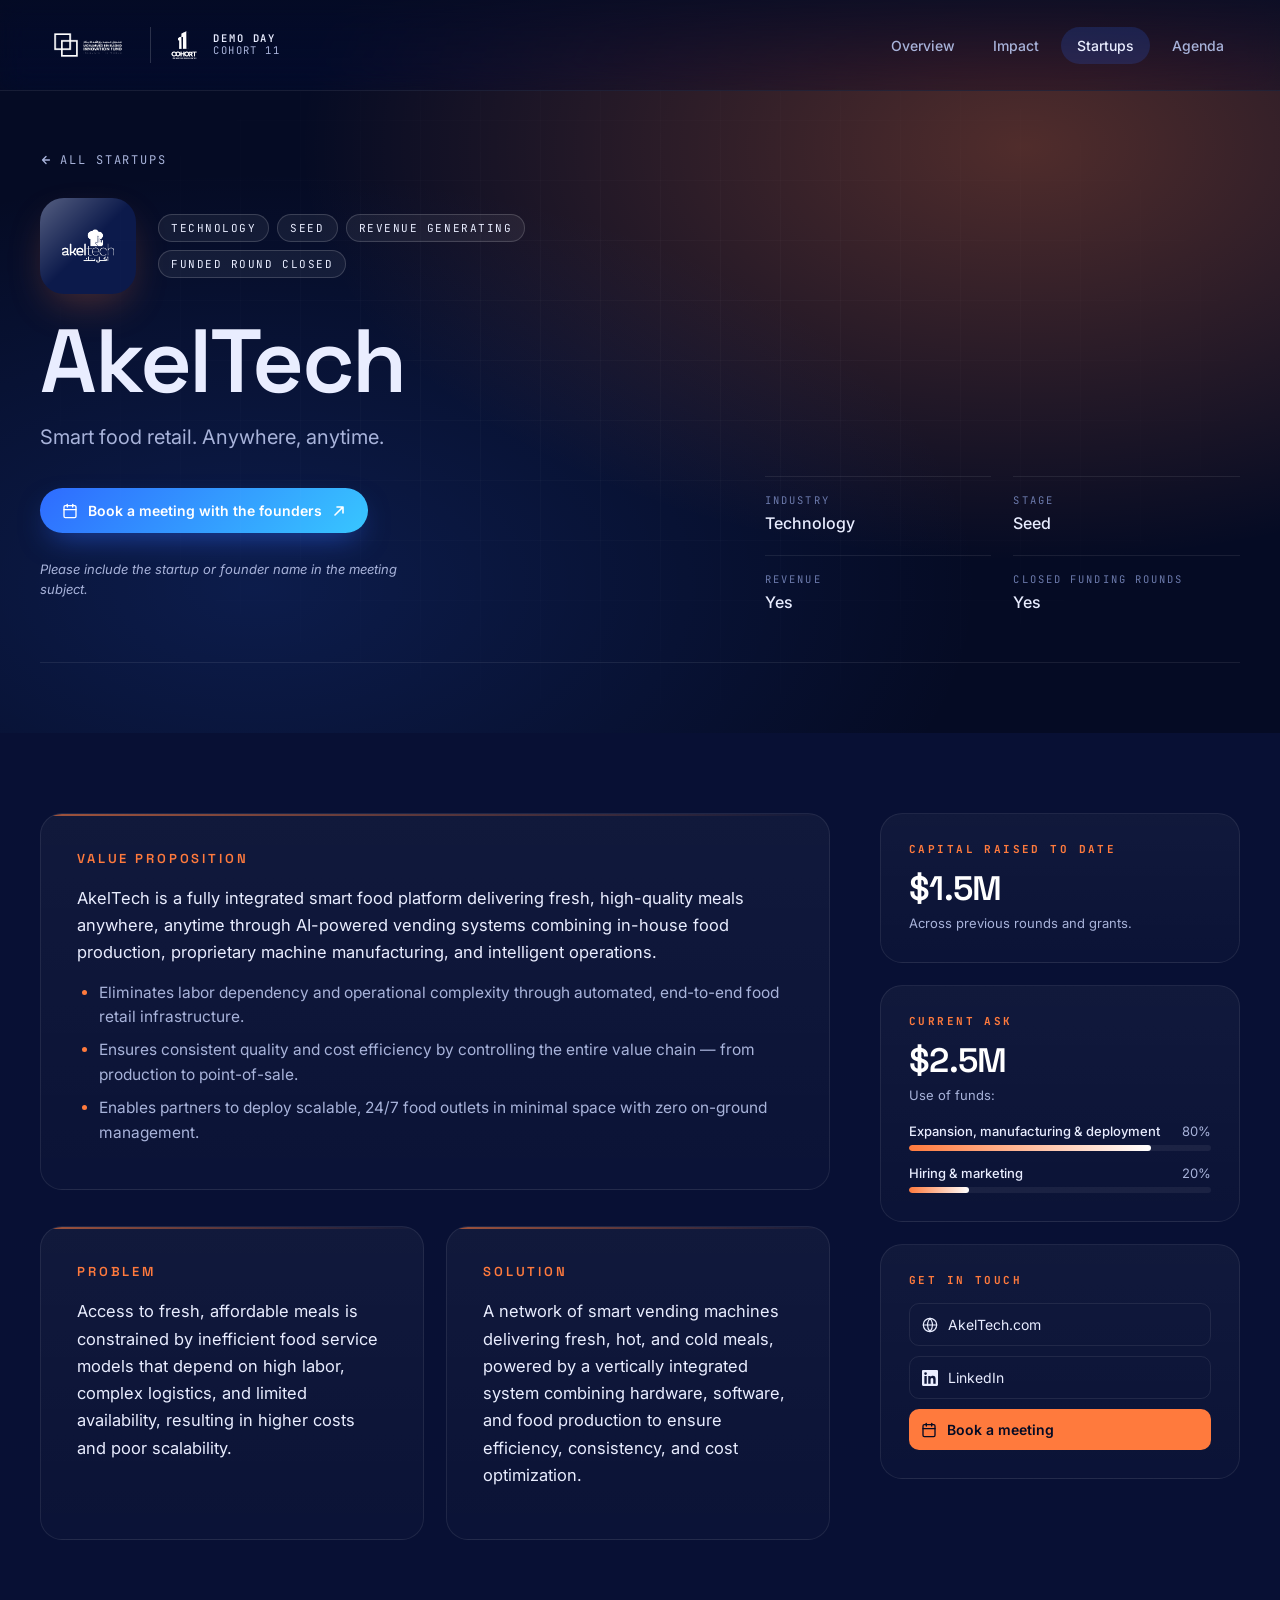
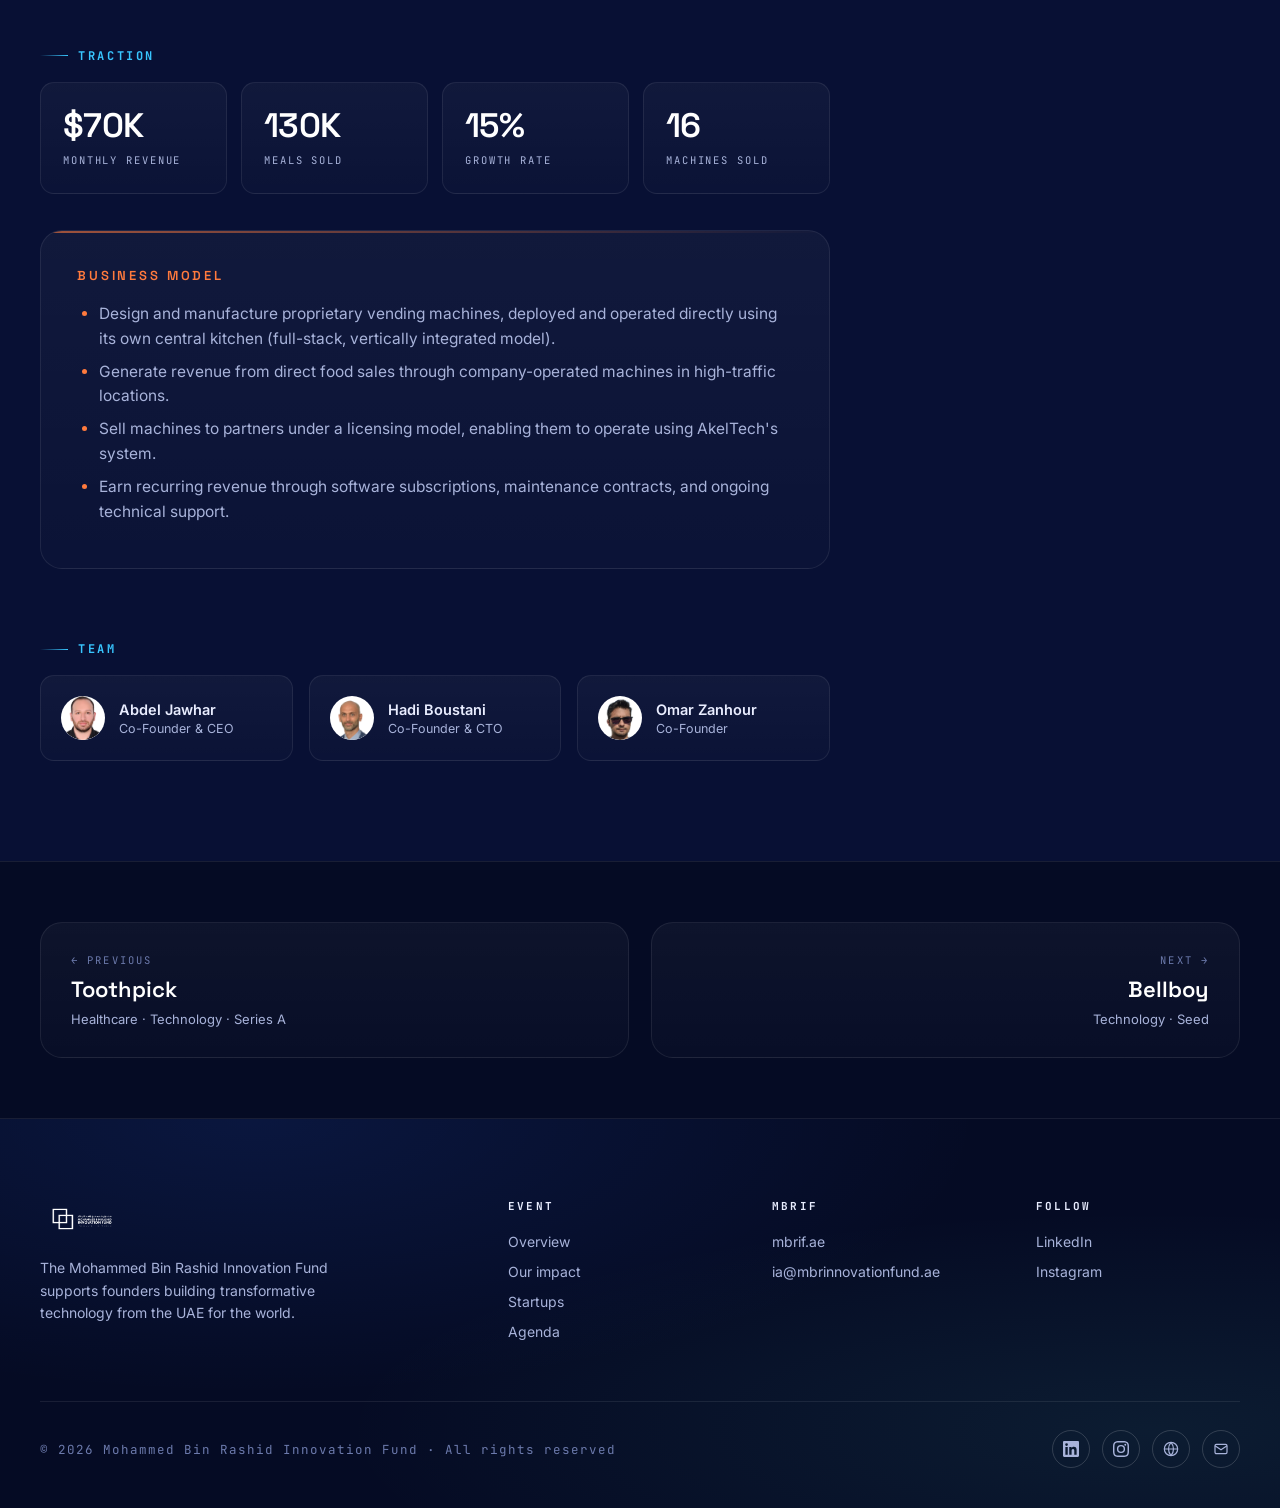
<file: startup.html>
<!doctype html>
<html lang="en">
<head>
<meta charset="utf-8">
<meta name="viewport" content="width=device-width,initial-scale=1">
<title>Startup · MBRIF Demo Day Cohort 11</title>
<link rel="preconnect" href="https://fonts.googleapis.com">
<link rel="preconnect" href="https://fonts.gstatic.com" crossorigin>
<link href="https://fonts.googleapis.com/css2?family=Space+Grotesk:wght@400;500;600;700&family=Inter:wght@400;500;600;700&family=JetBrains+Mono:wght@400;500&display=swap" rel="stylesheet">
<link rel="stylesheet" href="assets/styles.css">
<style>
  .sp-hero {
    position: relative; padding: 150px 0 70px;
    overflow: hidden;
    background: var(--navy-950);
  }
  .sp-hero::before {
    content:""; position: absolute; inset: 0;
    background:
      radial-gradient(ellipse at 80% 20%, var(--accent-glow, rgba(56,198,255,0.25)), transparent 50%),
      radial-gradient(ellipse at 20% 80%, rgba(46,107,255,0.18), transparent 50%);
    pointer-events: none;
  }
  .sp-hero::after {
    content:""; position: absolute; inset: 0;
    background-image:
      linear-gradient(rgba(255,255,255,0.025) 1px, transparent 1px),
      linear-gradient(90deg, rgba(255,255,255,0.025) 1px, transparent 1px);
    background-size: 60px 60px;
    mask-image: radial-gradient(ellipse at center, black 20%, transparent 80%);
    pointer-events: none;
  }
  .sp-hero__inner { position: relative; }
  .sp-back {
    display: inline-flex; align-items: center; gap: 8px;
    font-family: var(--font-mono); font-size: 12px; letter-spacing: 0.16em;
    text-transform: uppercase; color: var(--ink-300);
    margin-bottom: 30px; transition: color 0.2s;
  }
  .sp-back:hover { color: var(--ink-100); }
  .sp-back svg { width: 12px; height: 12px; }

  .sp-head {
    display: grid; grid-template-columns: 1.4fr 1fr; gap: 60px; align-items: end;
    padding-bottom: 50px; border-bottom: 1px solid var(--line);
  }
  .sp-head__id {
    display: flex; align-items: center; gap: 22px; margin-bottom: 24px;
  }
  .sp-logo {
    width: 96px; height: 96px; border-radius: 24px;
    display: flex; align-items: center; justify-content: center;
    font-family: var(--font-display); font-weight: 700; font-size: 38px;
    background: var(--accent, #38c6ff);
    color: var(--navy-950);
    box-shadow: 0 16px 40px -10px var(--accent-glow, rgba(56,198,255,0.4));
    position: relative; overflow: hidden; flex-shrink: 0;
  }
  .sp-logo::after {
    content: ""; position: absolute; inset: 0;
    background: linear-gradient(135deg, rgba(255,255,255,0.3), transparent 50%);
  }
  .sp-meta-chips { display: flex; gap: 8px; flex-wrap: wrap; }
  .sp-chip {
    padding: 6px 12px; border-radius: 999px;
    font-family: var(--font-mono); font-size: 11px; letter-spacing: 0.14em;
    text-transform: uppercase;
    background: rgba(255,255,255,0.06); border: 1px solid var(--line-strong);
    color: var(--ink-100);
  }
  .sp-title {
    font-family: var(--font-display); font-weight: 600;
    font-size: clamp(54px, 7vw, 92px); line-height: 0.96; letter-spacing: -0.025em;
    margin: 0 0 18px;
  }
  .sp-tagline { font-size: 20px; line-height: 1.5; color: var(--ink-300); max-width: 580px; margin: 0; }
  .sp-quick { display: grid; grid-template-columns: 1fr 1fr; gap: 22px; }
  .sp-quick-item { padding-top: 16px; border-top: 1px solid var(--line); }
  .sp-quick-label {
    font-family: var(--font-mono); font-size: 10.5px; letter-spacing: 0.2em;
    text-transform: uppercase; color: var(--ink-500); margin-bottom: 6px;
  }
  .sp-quick-value { font-size: 16px; color: var(--ink-100); font-weight: 500; }

  .sp-book {
    display: flex; gap: 14px; align-items: center; flex-wrap: wrap;
    margin-top: 36px;
  }
  .sp-book__note {
    font-size: 13px; color: var(--ink-300); line-height: 1.5; max-width: 380px;
    font-style: italic;
  }

  /* Body */
  .sp-body {
    background: var(--navy-900);
    padding: 80px 0 100px;
  }
  .sp-layout {
    display: grid; grid-template-columns: minmax(0, 1fr) 360px; gap: 50px;
  }
  .sp-section {
    margin-bottom: 36px;
    padding: 36px;
    border-radius: var(--radius-lg);
    background: linear-gradient(180deg, rgba(255,255,255,0.04), rgba(255,255,255,0.015));
    border: 1px solid var(--line);
    position: relative; overflow: hidden;
  }
  .sp-section::before {
    content: ""; position: absolute; top: 0; left: 0; right: 0; height: 2px;
    background: linear-gradient(90deg, var(--accent, var(--cyan-400)), transparent);
    opacity: 0.6;
  }
  .sp-section h2 {
    font-family: var(--font-display); font-weight: 600;
    font-size: 13px; letter-spacing: 0.22em; text-transform: uppercase;
    color: var(--accent, var(--cyan-400));
    margin: 0 0 18px;
  }
  .sp-section p { margin: 0 0 14px; font-size: 16.5px; line-height: 1.65; color: var(--ink-100); }
  .sp-section ul { margin: 0; padding-left: 22px; }
  .sp-section ul li { font-size: 15.5px; line-height: 1.6; color: var(--ink-300); margin-bottom: 8px; }
  .sp-section ul li::marker { color: var(--accent, var(--cyan-400)); }

  .sp-split { display: grid; grid-template-columns: 1fr 1fr; gap: 22px; margin-bottom: 36px; }

  /* Traction */
  .sp-traction {
    display: grid; grid-template-columns: repeat(4, 1fr); gap: 14px;
    margin-bottom: 36px;
  }
  .sp-stat {
    padding: 26px 22px; border-radius: var(--radius-md);
    background: linear-gradient(180deg, rgba(255,255,255,0.04), rgba(255,255,255,0.015));
    border: 1px solid var(--line);
    transition: border-color 0.3s, transform 0.3s;
  }
  .sp-stat:hover { border-color: var(--accent, var(--cyan-400)); transform: translateY(-3px); }
  .sp-stat__num {
    font-family: var(--font-display); font-weight: 600;
    font-size: 34px; line-height: 1; letter-spacing: -0.02em;
    color: white; margin-bottom: 10px;
  }
  .sp-stat__label {
    font-family: var(--font-mono); font-size: 10.5px; letter-spacing: 0.18em;
    text-transform: uppercase; color: var(--ink-300);
  }

  /* Sidebar */
  .sp-side { display: flex; flex-direction: column; gap: 22px; position: sticky; top: 100px; align-self: start; }
  .sp-side__card {
    padding: 28px;
    border-radius: var(--radius-lg);
    background: linear-gradient(180deg, rgba(255,255,255,0.04), rgba(255,255,255,0.015));
    border: 1px solid var(--line);
  }
  .sp-side__card h3 {
    font-family: var(--font-mono); font-size: 11px; letter-spacing: 0.22em;
    text-transform: uppercase; color: var(--accent, var(--cyan-400));
    margin: 0 0 16px;
  }
  .sp-side__big {
    font-family: var(--font-display); font-weight: 600;
    font-size: 34px; letter-spacing: -0.02em; line-height: 1;
    color: white; margin-bottom: 8px;
  }
  .sp-side__sub { font-size: 13px; color: var(--ink-300); line-height: 1.5; }

  .sp-fund-list { display: flex; flex-direction: column; gap: 14px; margin-top: 18px; }
  .sp-fund-row {
    display: flex; flex-direction: column; gap: 6px;
  }
  .sp-fund-meta {
    display: flex; justify-content: space-between; align-items: baseline;
    font-size: 13px; color: var(--ink-300);
  }
  .sp-fund-meta strong { color: var(--ink-100); font-weight: 500; }
  .sp-bar { height: 6px; background: rgba(255,255,255,0.06); border-radius: 999px; overflow: hidden; }
  .sp-bar__fill {
    height: 100%;
    background: linear-gradient(90deg, var(--accent, var(--cyan-400)), white);
    border-radius: 999px;
    transform-origin: left;
    animation: fillBar 1.2s cubic-bezier(.22,.61,.36,1) forwards;
    transform: scaleX(0);
  }
  @keyframes fillBar { to { transform: scaleX(1); } }

  /* Team */
  .sp-team {
    display: grid; grid-template-columns: repeat(auto-fit, minmax(220px, 1fr));
    gap: 16px;
  }
  .sp-team__card {
    padding: 20px;
    border-radius: var(--radius-md);
    background: linear-gradient(180deg, rgba(255,255,255,0.04), rgba(255,255,255,0.015));
    border: 1px solid var(--line);
    display: flex; align-items: center; gap: 14px;
  }
  .sp-team__avatar {
    width: 44px; height: 44px; border-radius: 50%;
    background: var(--accent, var(--cyan-400));
    color: var(--navy-950);
    display: flex; align-items: center; justify-content: center;
    font-family: var(--font-display); font-weight: 700; font-size: 16px;
    flex-shrink: 0;
  }
  .sp-team__info { display: flex; flex-direction: column; gap: 3px; min-width: 0; }
  .sp-team__name { font-weight: 600; color: var(--ink-100); font-size: 14.5px; }
  .sp-team__role { font-size: 12.5px; color: var(--ink-300); }
  .sp-team__linkedin { font-size: 12px; color: var(--accent, var(--cyan-400)); margin-top: 2px; }

  /* Next/Prev */
  .sp-nextprev {
    padding: 60px 0;
    background: var(--navy-950);
    border-top: 1px solid var(--line);
  }
  .sp-nextprev__grid {
    display: grid; grid-template-columns: 1fr 1fr; gap: 22px;
  }
  .sp-nextprev__card {
    display: flex; flex-direction: column; gap: 8px;
    padding: 30px; border-radius: var(--radius-lg);
    background: linear-gradient(180deg, rgba(255,255,255,0.04), rgba(255,255,255,0.015));
    border: 1px solid var(--line);
    transition: border-color 0.3s, transform 0.3s;
  }
  .sp-nextprev__card:hover { border-color: var(--cyan-400); transform: translateY(-3px); }
  .sp-nextprev__label {
    font-family: var(--font-mono); font-size: 10.5px; letter-spacing: 0.2em;
    text-transform: uppercase; color: var(--ink-500);
  }
  .sp-nextprev__name { font-family: var(--font-display); font-size: 22px; font-weight: 600; color: white; }
  .sp-nextprev__tag { font-size: 13px; color: var(--ink-300); }
  .sp-nextprev__card.is-right { text-align: right; }

  @media (max-width: 1000px) {
    .sp-head { grid-template-columns: 1fr; gap: 30px; align-items: stretch; }
    .sp-layout { grid-template-columns: 1fr; }
    .sp-side { position: static; }
    .sp-split { grid-template-columns: 1fr; }
    .sp-traction { grid-template-columns: repeat(2, 1fr); }
    .sp-hero { padding: 120px 0 50px; }
    .sp-title { font-size: clamp(42px, 12vw, 64px); }
  }
</style>
</head>
<body>

<nav class="nav">
  <a href="index.html" class="nav__brand">
    <img src="assets/mbrif-logo.png" alt="MBRIF" />
    <span class="nav__divider"></span>
    <span class="nav__cohort">
      <img src="assets/cohort-11-logo.png" alt="Cohort 11" />
      <span class="nav__cohort-text">
        <strong>Demo Day</strong>
        <span>Cohort 11</span>
      </span>
    </span>
  </a>
  <div class="nav__links">
    <a href="index.html">Overview</a>
    <a href="index.html#impact">Impact</a>
    <a href="index.html#startups" class="is-active">Startups</a>
    <a href="agenda.html">Agenda</a>
  </div>
</nav>

<header class="sp-hero">
  <div class="sp-hero__inner wrap">
    <a href="index.html#startups" class="sp-back">
      <svg viewBox="0 0 14 14" fill="none"><path d="M11 7H3M3 7L7 3M3 7L7 11" stroke="currentColor" stroke-width="1.6" stroke-linecap="round" stroke-linejoin="round"/></svg>
      All startups
    </a>

    <div class="sp-head">
      <div>
        <div class="sp-head__id">
          <div class="sp-logo" id="sp-logo">—</div>
          <div class="sp-meta-chips" id="sp-chips"></div>
        </div>
        <h1 class="sp-title" id="sp-name">—</h1>
        <p class="sp-tagline" id="sp-tagline">—</p>
        <div class="sp-book">
          <a href="#" target="_blank" rel="noopener" class="btn btn--primary" id="sp-book-btn">
            <svg width="16" height="16" viewBox="0 0 24 24" fill="none" stroke="currentColor" stroke-width="2" stroke-linecap="round" stroke-linejoin="round"><rect x="3" y="4" width="18" height="18" rx="2"/><line x1="16" y1="2" x2="16" y2="6"/><line x1="8" y1="2" x2="8" y2="6"/><line x1="3" y1="10" x2="21" y2="10"/></svg>
            Book a meeting with the founders
            <svg class="btn__arrow" width="14" height="14" viewBox="0 0 14 14" fill="none"><path d="M3 11L11 3M11 3H5M11 3V9" stroke="currentColor" stroke-width="1.6" stroke-linecap="round" stroke-linejoin="round"/></svg>
          </a>
          <p class="sp-book__note">Please include the startup or founder name in the meeting subject.</p>
        </div>
      </div>

      <div class="sp-quick" id="sp-quick"></div>
    </div>
  </div>
</header>

<section class="sp-body">
  <div class="wrap sp-layout">
    <div>
      <div class="sp-section" data-reveal>
        <h2>Value Proposition</h2>
        <p id="sp-vp">—</p>
        <ul id="sp-vp-bullets"></ul>
      </div>

      <div class="sp-split">
        <div class="sp-section" data-reveal>
          <h2>Problem</h2>
          <p id="sp-problem">—</p>
        </div>
        <div class="sp-section" data-reveal data-reveal-delay="1">
          <h2>Solution</h2>
          <p id="sp-solution">—</p>
        </div>
      </div>

      <h2 class="eyebrow" style="margin: 36px 0 18px;">Traction</h2>
      <div class="sp-traction" id="sp-traction"></div>

      <div class="sp-section" data-reveal>
        <h2>Business Model</h2>
        <ul id="sp-bm"></ul>
      </div>

      <h2 class="eyebrow" style="margin: 36px 0 18px;">Team</h2>
      <div class="sp-team" id="sp-team"></div>
    </div>

    <aside class="sp-side">
      <div class="sp-side__card">
        <h3>Capital Raised to Date</h3>
        <div class="sp-side__big" id="sp-raised">—</div>
        <div class="sp-side__sub">Across previous rounds and grants.</div>
      </div>

      <div class="sp-side__card">
        <h3>Current Ask</h3>
        <div class="sp-side__big" id="sp-ask">—</div>
        <div class="sp-side__sub">Use of funds:</div>
        <div class="sp-fund-list" id="sp-fund-list"></div>
      </div>

      <div class="sp-side__card">
        <h3>Get in touch</h3>
        <div style="display:flex; flex-direction:column; gap:10px;">
          <a id="sp-website" href="#" target="_blank" rel="noopener" style="display:flex; align-items:center; gap:10px; padding:12px; border-radius:10px; border:1px solid var(--line); color: var(--ink-100); font-size:14px; transition: border-color 0.2s;" onmouseover="this.style.borderColor='var(--accent)'" onmouseout="this.style.borderColor=''">
            <svg width="16" height="16" viewBox="0 0 24 24" fill="none" stroke="currentColor" stroke-width="1.8" stroke-linecap="round" stroke-linejoin="round"><circle cx="12" cy="12" r="10"/><path d="M2 12h20M12 2a15.3 15.3 0 010 20M12 2a15.3 15.3 0 000 20"/></svg>
            <span id="sp-website-text">website</span>
          </a>
          <a id="sp-linkedin" href="#" target="_blank" rel="noopener" style="display:none; align-items:center; gap:10px; padding:12px; border-radius:10px; border:1px solid var(--line); color: var(--ink-100); font-size:14px; transition: border-color 0.2s;" onmouseover="this.style.borderColor='var(--accent)'" onmouseout="this.style.borderColor=''">
            <svg width="16" height="16" viewBox="0 0 24 24" fill="currentColor"><path d="M20.45 20.45h-3.55v-5.57c0-1.33-.02-3.04-1.85-3.04-1.85 0-2.14 1.45-2.14 2.95v5.66H9.36V9h3.41v1.56h.05c.47-.9 1.64-1.85 3.37-1.85 3.6 0 4.27 2.37 4.27 5.45v6.29zM5.34 7.43a2.06 2.06 0 110-4.12 2.06 2.06 0 010 4.12zM7.11 20.45H3.56V9h3.55v11.45zM22.22 0H1.78C.8 0 0 .78 0 1.74v20.52C0 23.22.8 24 1.78 24h20.44c.98 0 1.78-.78 1.78-1.74V1.74C24 .78 23.2 0 22.22 0z"/></svg>
            LinkedIn
          </a>
          <a id="sp-book-btn-2" href="#" target="_blank" rel="noopener" style="display:flex; align-items:center; gap:10px; padding:12px; border-radius:10px; background:var(--accent, #38c6ff); color:var(--navy-950); font-size:14px; font-weight:600;">
            <svg width="16" height="16" viewBox="0 0 24 24" fill="none" stroke="currentColor" stroke-width="2" stroke-linecap="round" stroke-linejoin="round"><rect x="3" y="4" width="18" height="18" rx="2"/><line x1="16" y1="2" x2="16" y2="6"/><line x1="8" y1="2" x2="8" y2="6"/><line x1="3" y1="10" x2="21" y2="10"/></svg>
            Book a meeting
          </a>
        </div>
      </div>
    </aside>
  </div>
</section>

<section class="sp-nextprev">
  <div class="wrap sp-nextprev__grid" id="sp-nextprev"></div>
</section>

<footer class="footer">
  <div class="footer__inner">
    <div class="footer__grid">
      <div class="footer__brand">
        <img src="assets/mbrif-logo.png" alt="MBRIF" />
        <p>The Mohammed Bin Rashid Innovation Fund supports founders building transformative technology from the UAE for the world.</p>
      </div>
      <div class="footer__col">
        <h4>Event</h4>
        <ul>
          <li><a href="index.html">Overview</a></li>
          <li><a href="index.html#impact">Our impact</a></li>
          <li><a href="index.html#startups">Startups</a></li>
          <li><a href="agenda.html">Agenda</a></li>
        </ul>
      </div>
      <div class="footer__col">
        <h4>MBRIF</h4>
        <ul>
          <li><a href="https://mbrif.ae/" target="_blank" rel="noopener">mbrif.ae</a></li>
          <li><a href="mailto:ia@mbrinnovationfund.ae">ia@mbrinnovationfund.ae</a></li>
        </ul>
      </div>
      <div class="footer__col">
        <h4>Follow</h4>
        <ul>
          <li><a href="https://www.linkedin.com/company/mbrif" target="_blank" rel="noopener">LinkedIn</a></li>
          <li><a href="https://www.instagram.com/mbrifund" target="_blank" rel="noopener">Instagram</a></li>
        </ul>
      </div>
    </div>
    <div class="footer__bottom">
      <span>© 2026 Mohammed Bin Rashid Innovation Fund · All rights reserved</span>
      <div class="footer__socials">
        <a href="https://www.linkedin.com/company/mbrif" target="_blank" rel="noopener" aria-label="LinkedIn">
          <svg viewBox="0 0 24 24" fill="currentColor"><path d="M20.45 20.45h-3.55v-5.57c0-1.33-.02-3.04-1.85-3.04-1.85 0-2.14 1.45-2.14 2.95v5.66H9.36V9h3.41v1.56h.05c.47-.9 1.64-1.85 3.37-1.85 3.6 0 4.27 2.37 4.27 5.45v6.29zM5.34 7.43a2.06 2.06 0 110-4.12 2.06 2.06 0 010 4.12zM7.11 20.45H3.56V9h3.55v11.45zM22.22 0H1.78C.8 0 0 .78 0 1.74v20.52C0 23.22.8 24 1.78 24h20.44c.98 0 1.78-.78 1.78-1.74V1.74C24 .78 23.2 0 22.22 0z"/></svg>
        </a>
        <a href="https://www.instagram.com/mbrifund" target="_blank" rel="noopener" aria-label="Instagram">
          <svg viewBox="0 0 24 24" fill="currentColor"><path d="M12 2.16c3.2 0 3.58.01 4.85.07 1.17.05 1.8.25 2.23.41.56.22.96.48 1.38.9.42.42.68.82.9 1.38.16.42.36 1.06.41 2.23.06 1.27.07 1.65.07 4.85s-.01 3.58-.07 4.85c-.05 1.17-.25 1.8-.41 2.23a3.7 3.7 0 01-.9 1.38c-.42.42-.82.68-1.38.9-.42.16-1.06.36-2.23.41-1.27.06-1.65.07-4.85.07s-3.58-.01-4.85-.07c-1.17-.05-1.8-.25-2.23-.41a3.7 3.7 0 01-1.38-.9 3.7 3.7 0 01-.9-1.38c-.16-.42-.36-1.06-.41-2.23-.06-1.27-.07-1.65-.07-4.85s.01-3.58.07-4.85c.05-1.17.25-1.8.41-2.23.22-.56.48-.96.9-1.38.42-.42.82-.68 1.38-.9.42-.16 1.06-.36 2.23-.41 1.27-.06 1.65-.07 4.85-.07M12 0C8.74 0 8.33.01 7.05.07 5.78.13 4.9.33 4.14.63a5.9 5.9 0 00-2.13 1.39A5.9 5.9 0 00.62 4.14C.33 4.9.13 5.78.07 7.05.01 8.33 0 8.74 0 12s.01 3.67.07 4.95c.06 1.27.26 2.15.56 2.91.31.79.73 1.46 1.39 2.13a5.9 5.9 0 002.13 1.39c.76.3 1.64.5 2.91.56C8.33 23.99 8.74 24 12 24s3.67-.01 4.95-.07c1.27-.06 2.15-.26 2.91-.56a5.9 5.9 0 002.13-1.39 5.9 5.9 0 001.39-2.13c.3-.76.5-1.64.56-2.91.06-1.28.07-1.69.07-4.95s-.01-3.67-.07-4.95c-.06-1.27-.26-2.15-.56-2.91a5.9 5.9 0 00-1.39-2.13A5.9 5.9 0 0019.86.62C19.1.33 18.22.13 16.95.07 15.67.01 15.26 0 12 0zm0 5.84a6.16 6.16 0 100 12.32 6.16 6.16 0 000-12.32zm0 10.16a4 4 0 110-8 4 4 0 010 8zm6.41-11.85a1.44 1.44 0 100 2.88 1.44 1.44 0 000-2.88z"/></svg>
        </a>
        <a href="https://mbrif.ae/" target="_blank" rel="noopener" aria-label="Website">
          <svg viewBox="0 0 24 24" fill="none" stroke="currentColor" stroke-width="1.8"><circle cx="12" cy="12" r="10"/><path d="M2 12h20M12 2a15.3 15.3 0 010 20M12 2a15.3 15.3 0 000 20"/></svg>
        </a>
        <a href="mailto:ia@mbrinnovationfund.ae" aria-label="Email">
          <svg viewBox="0 0 24 24" fill="none" stroke="currentColor" stroke-width="1.8"><rect x="3" y="5" width="18" height="14" rx="2"/><path d="M3 7l9 6 9-6"/></svg>
        </a>
      </div>
    </div>
  </div>
</footer>

<script src="assets/startups.js"></script>
<script src="assets/site.js"></script>
<script>
  (function () {
    const params = new URLSearchParams(location.search);
    const id = params.get('id') || (window.STARTUPS[0] && window.STARTUPS[0].id);
    const all = window.STARTUPS;
    const idx = all.findIndex(s => s.id === id);
    const s = all[idx] || all[0];

    document.title = `${s.name} · MBRIF Demo Day Cohort 11`;

    // Accent color
    const root = document.documentElement;
    root.style.setProperty('--accent', s.accent);
    // glow with alpha 0.25
    function withAlpha(hex, a) {
      const m = hex.replace('#','');
      const r = parseInt(m.substring(0,2),16);
      const g = parseInt(m.substring(2,4),16);
      const b = parseInt(m.substring(4,6),16);
      return `rgba(${r},${g},${b},${a})`;
    }
    root.style.setProperty('--accent-glow', withAlpha(s.accent, 0.3));

    // Logo & title
    const initial = s.name.replace(/[^A-Za-z]/g,'').slice(0,2).toUpperCase();
    const logoEl = document.getElementById('sp-logo');
    if (s.logo) {
      logoEl.innerHTML = `<img src="${s.logo}" alt="${s.name}" style="width:80%;height:80%;object-fit:contain;">`;
      logoEl.style.background = 'var(--navy-800)';
    } else {
      logoEl.textContent = initial;
    }
    document.getElementById('sp-name').textContent = s.name;
    document.getElementById('sp-tagline').textContent = s.tagline;

    // Chips
    document.getElementById('sp-chips').innerHTML = `
      <span class="sp-chip">${s.industry}</span>
      <span class="sp-chip">${s.stage}</span>
      ${s.revenue === 'Yes' ? '<span class="sp-chip">Revenue generating</span>' : ''}
      ${s.funded === 'Yes' ? '<span class="sp-chip">Funded round closed</span>' : ''}
    `;

    // Quick stats
    document.getElementById('sp-quick').innerHTML = `
      <div class="sp-quick-item"><div class="sp-quick-label">Industry</div><div class="sp-quick-value">${s.industry}</div></div>
      <div class="sp-quick-item"><div class="sp-quick-label">Stage</div><div class="sp-quick-value">${s.stage}</div></div>
      <div class="sp-quick-item"><div class="sp-quick-label">Revenue</div><div class="sp-quick-value">${s.revenue}</div></div>
      <div class="sp-quick-item"><div class="sp-quick-label">Closed funding rounds</div><div class="sp-quick-value">${s.funded}</div></div>
    `;

    // Booking
    document.getElementById('sp-book-btn').href = s.calendly;
    document.getElementById('sp-book-btn-2').href = s.calendly;
    const web = document.getElementById('sp-website');
    web.href = 'https://' + s.domain.replace(/^https?:\/\//, '');
    document.getElementById('sp-website-text').textContent = s.domain;
    const liEl = document.getElementById('sp-linkedin');
    if (s.linkedin) { liEl.href = s.linkedin; liEl.style.display = 'flex'; }

    // Sections
    document.getElementById('sp-vp').textContent = s.valueProp;
    document.getElementById('sp-vp-bullets').innerHTML = (s.valueBullets || []).map(b => `<li>${b}</li>`).join('');
    document.getElementById('sp-problem').textContent = s.problem;
    document.getElementById('sp-solution').textContent = s.solution;

    // Traction
    document.getElementById('sp-traction').innerHTML = (s.traction || []).map(t => `
      <div class="sp-stat" data-reveal>
        <div class="sp-stat__num">${t.value}</div>
        <div class="sp-stat__label">${t.label}</div>
      </div>
    `).join('');

    // BM
    document.getElementById('sp-bm').innerHTML = (s.businessModel || []).map(b => `<li>${b}</li>`).join('');

    // Capital
    document.getElementById('sp-raised').textContent = s.raised;
    document.getElementById('sp-ask').textContent = s.ask;
    document.getElementById('sp-fund-list').innerHTML = (s.useOfFunds || []).map((u, i) => `
      <div class="sp-fund-row">
        <div class="sp-fund-meta"><strong>${u.label}</strong><span>${u.pct}%</span></div>
        <div class="sp-bar"><div class="sp-bar__fill" style="width: ${u.pct}%; animation-delay: ${0.2 + i * 0.1}s;"></div></div>
      </div>
    `).join('');

    // Team
    document.getElementById('sp-team').innerHTML = (s.team || []).map(t => {
      const i = t.name.split(' ').map(w => w[0]).slice(0, 2).join('');
      const avatarContent = t.photo
        ? `<img src="${t.photo}" alt="${t.name}" style="width:100%;height:100%;object-fit:cover;border-radius:50%;">`
        : i;
      const avatarStyle = t.photo ? 'background:white;overflow:hidden;' : '';
      return `
        <div class="sp-team__card">
          <div class="sp-team__avatar" style="${avatarStyle}">${avatarContent}</div>
          <div class="sp-team__info">
            <span class="sp-team__name">${t.name}</span>
            <span class="sp-team__role">${t.role}</span>
            ${t.linkedin && t.linkedin !== '#' ? `<a class="sp-team__linkedin" href="${t.linkedin}" target="_blank" rel="noopener">LinkedIn ↗</a>` : ''}
          </div>
        </div>
      `;
    }).join('');

    // Next/prev
    const prev = all[(idx - 1 + all.length) % all.length];
    const next = all[(idx + 1) % all.length];
    document.getElementById('sp-nextprev').innerHTML = `
      <a class="sp-nextprev__card" href="startup.html?id=${prev.id}">
        <span class="sp-nextprev__label">← Previous</span>
        <span class="sp-nextprev__name">${prev.name}</span>
        <span class="sp-nextprev__tag">${prev.industry} · ${prev.stage}</span>
      </a>
      <a class="sp-nextprev__card is-right" href="startup.html?id=${next.id}">
        <span class="sp-nextprev__label">Next →</span>
        <span class="sp-nextprev__name">${next.name}</span>
        <span class="sp-nextprev__tag">${next.industry} · ${next.stage}</span>
      </a>
    `;

    // Reveal observer for dynamic content
    const io = new IntersectionObserver((entries) => {
      entries.forEach(e => { if (e.isIntersecting) { e.target.classList.add('is-in'); io.unobserve(e.target); } });
    }, { threshold: 0.1 });
    document.querySelectorAll('[data-reveal]').forEach(el => io.observe(el));
  })();
</script>

</body>
</html>
</file>
<file: assets/styles.css>
/* MBRIF Demo Day — shared styles */
:root {
  --navy-950: #050b24;
  --navy-900: #081034;
  --navy-800: #0c1a4b;
  --navy-700: #122569;
  --blue-600: #1c4dd8;
  --blue-500: #2e6bff;
  --cyan-400: #38c6ff;
  --teal-300: #5ee7d0;
  --mint-300: #7df3a8;
  --ink-100: #e9edff;
  --ink-300: #a8b3da;
  --ink-500: #6c7aac;
  --paper: #f6f7fb;
  --paper-2: #eef1fa;
  --line: rgba(255, 255, 255, 0.08);
  --line-strong: rgba(255, 255, 255, 0.16);
  --radius-sm: 8px;
  --radius-md: 14px;
  --radius-lg: 22px;
  --radius-xl: 32px;
  --shadow-card: 0 30px 60px -30px rgba(8, 16, 52, 0.45), 0 8px 24px -12px rgba(8, 16, 52, 0.25);
  --font-display: "Space Grotesk", "Helvetica Neue", Helvetica, Arial, sans-serif;
  --font-body: "Inter", "Helvetica Neue", Helvetica, Arial, sans-serif;
  --font-mono: "JetBrains Mono", "IBM Plex Mono", ui-monospace, monospace;
}

* { box-sizing: border-box; }
html, body { margin: 0; padding: 0; }
body {
  font-family: var(--font-body);
  background: var(--navy-950);
  color: var(--ink-100);
  -webkit-font-smoothing: antialiased;
  text-rendering: optimizeLegibility;
  overflow-x: hidden;
}
img { display: block; max-width: 100%; }
a { color: inherit; text-decoration: none; }
button { font: inherit; cursor: pointer; border: none; background: none; color: inherit; }

/* ========= NAV ========= */
.nav {
  position: fixed; top: 0; left: 0; right: 0; z-index: 50;
  display: flex; align-items: center; justify-content: space-between;
  padding: 22px 40px;
  backdrop-filter: blur(14px) saturate(150%);
  -webkit-backdrop-filter: blur(14px) saturate(150%);
  background: linear-gradient(180deg, rgba(5,11,36,0.78), rgba(5,11,36,0.35));
  border-bottom: 1px solid var(--line);
  transition: background 0.3s ease;
}
.nav__brand { display: flex; align-items: center; gap: 14px; }
.nav__brand img { height: 46px; width: auto; }
.nav__divider { width: 1px; height: 36px; background: var(--line-strong); }
.nav__cohort { display: flex; align-items: center; gap: 10px; }
.nav__cohort img { height: 38px; width: auto; }
.nav__cohort-text {
  display: flex; flex-direction: column; line-height: 1.1;
  font-family: var(--font-mono); font-size: 10.5px; letter-spacing: 0.14em;
  text-transform: uppercase; color: var(--ink-300);
}
.nav__cohort-text strong { color: var(--ink-100); font-weight: 600; letter-spacing: 0.18em; }
.nav__links { display: flex; align-items: center; gap: 6px; margin-left: auto; }
.nav__links a {
  padding: 10px 16px; border-radius: 999px; font-size: 14px; color: var(--ink-300);
  transition: all 0.2s; font-weight: 500;
}
.nav__links a:hover { color: var(--ink-100); background: rgba(255,255,255,0.05); }
.nav__links a.is-active { color: var(--ink-100); background: rgba(46,107,255,0.18); }
.nav__cta {
  margin-left: 8px;
  padding: 11px 18px; border-radius: 999px;
  background: linear-gradient(135deg, var(--blue-500), var(--cyan-400));
  color: white; font-weight: 600; font-size: 14px;
  box-shadow: 0 8px 24px -8px rgba(46,107,255,0.6);
  transition: transform 0.2s, box-shadow 0.2s;
}
.nav__cta:hover { transform: translateY(-1px); box-shadow: 0 12px 32px -8px rgba(46,107,255,0.8); }

/* ========= LAYOUT ========= */
.wrap { max-width: 1280px; margin: 0 auto; padding: 0 40px; }
section { position: relative; }
.eyebrow {
  font-family: var(--font-mono); font-size: 12px; letter-spacing: 0.22em;
  text-transform: uppercase; color: var(--cyan-400); display: inline-flex;
  align-items: center; gap: 10px;
}
.eyebrow::before {
  content: ""; display: inline-block; width: 28px; height: 1px;
  background: linear-gradient(90deg, transparent, var(--cyan-400));
}

/* ========= FOOTER ========= */
.footer {
  background: var(--navy-950);
  border-top: 1px solid var(--line);
  padding: 80px 40px 40px;
  position: relative;
  overflow: hidden;
}
.footer::before {
  content: ""; position: absolute; inset: 0;
  background:
    radial-gradient(ellipse at 20% 0%, rgba(46,107,255,0.12), transparent 50%),
    radial-gradient(ellipse at 90% 80%, rgba(94,231,208,0.08), transparent 50%);
  pointer-events: none;
}
.footer__inner { position: relative; max-width: 1280px; margin: 0 auto; }
.footer__grid {
  display: grid; grid-template-columns: 2fr 1fr 1fr 1fr; gap: 60px;
  padding-bottom: 60px; border-bottom: 1px solid var(--line);
}
.footer__brand img { height: 40px; margin-bottom: 18px; }
.footer__brand p { color: var(--ink-300); font-size: 14px; line-height: 1.6; max-width: 320px; }
.footer__col h4 {
  font-family: var(--font-mono); font-size: 11px; letter-spacing: 0.2em;
  text-transform: uppercase; color: var(--ink-100); margin: 0 0 18px;
}
.footer__col ul { list-style: none; padding: 0; margin: 0; display: flex; flex-direction: column; gap: 10px; }
.footer__col a { font-size: 14px; color: var(--ink-300); transition: color 0.2s; }
.footer__col a:hover { color: var(--cyan-400); }
.footer__bottom {
  display: flex; align-items: center; justify-content: space-between;
  padding-top: 28px; font-size: 12.5px; color: var(--ink-500);
  font-family: var(--font-mono); letter-spacing: 0.08em;
}
.footer__socials { display: flex; gap: 12px; }
.footer__socials a {
  width: 38px; height: 38px; border-radius: 50%; border: 1px solid var(--line-strong);
  display: inline-flex; align-items: center; justify-content: center;
  color: var(--ink-300); transition: all 0.25s;
}
.footer__socials a:hover {
  color: white; border-color: var(--cyan-400);
  background: rgba(56,198,255,0.1); transform: translateY(-2px);
}
.footer__socials svg { width: 16px; height: 16px; }

/* ========= BUTTONS ========= */
.btn {
  display: inline-flex; align-items: center; gap: 10px;
  padding: 14px 22px; border-radius: 999px; font-weight: 600; font-size: 14px;
  transition: all 0.25s; cursor: pointer;
}
.btn--primary {
  background: linear-gradient(135deg, var(--blue-500), var(--cyan-400));
  color: white; box-shadow: 0 12px 30px -10px rgba(46,107,255,0.6);
}
.btn--primary:hover { transform: translateY(-2px); box-shadow: 0 18px 40px -10px rgba(46,107,255,0.85); }
.btn--ghost {
  background: rgba(255,255,255,0.04); border: 1px solid var(--line-strong); color: var(--ink-100);
}
.btn--ghost:hover { background: rgba(255,255,255,0.08); border-color: var(--cyan-400); }
.btn__arrow { transition: transform 0.25s; }
.btn:hover .btn__arrow { transform: translate(2px, -2px); }

/* ========= REVEAL ========= */
[data-reveal] {
  opacity: 0; transform: translateY(24px);
  transition: opacity 0.8s cubic-bezier(.22,.61,.36,1), transform 0.8s cubic-bezier(.22,.61,.36,1);
}
[data-reveal].is-in { opacity: 1; transform: none; }
[data-reveal-delay="1"] { transition-delay: 0.08s; }
[data-reveal-delay="2"] { transition-delay: 0.16s; }
[data-reveal-delay="3"] { transition-delay: 0.24s; }
[data-reveal-delay="4"] { transition-delay: 0.32s; }
[data-reveal-delay="5"] { transition-delay: 0.4s; }
[data-reveal-delay="6"] { transition-delay: 0.48s; }

/* ========= UTILS ========= */
.gradient-text {
  background: linear-gradient(135deg, #ffffff 0%, #8ed4ff 50%, #5ee7d0 100%);
  -webkit-background-clip: text; background-clip: text;
  -webkit-text-fill-color: transparent; color: transparent;
}
.chip {
  display: inline-flex; align-items: center; gap: 8px;
  padding: 6px 12px; border-radius: 999px;
  background: rgba(46,107,255,0.12); border: 1px solid rgba(46,107,255,0.3);
  font-family: var(--font-mono); font-size: 11px; letter-spacing: 0.16em;
  text-transform: uppercase; color: var(--cyan-400);
}
.chip__dot { width: 6px; height: 6px; border-radius: 50%; background: var(--mint-300); box-shadow: 0 0 10px var(--mint-300); animation: pulseDot 2s infinite; }
@keyframes pulseDot {
  0%, 100% { opacity: 1; transform: scale(1); }
  50% { opacity: 0.5; transform: scale(1.3); }
}

@media (max-width: 880px) {
  .nav { padding: 14px 20px; }
  .nav__links { display: none; }
  .wrap { padding: 0 20px; }
  .footer { padding: 60px 20px 30px; }
  .footer__grid { grid-template-columns: 1fr 1fr; gap: 40px; }
  .footer__bottom { flex-direction: column; gap: 16px; align-items: flex-start; }
}
</file>
